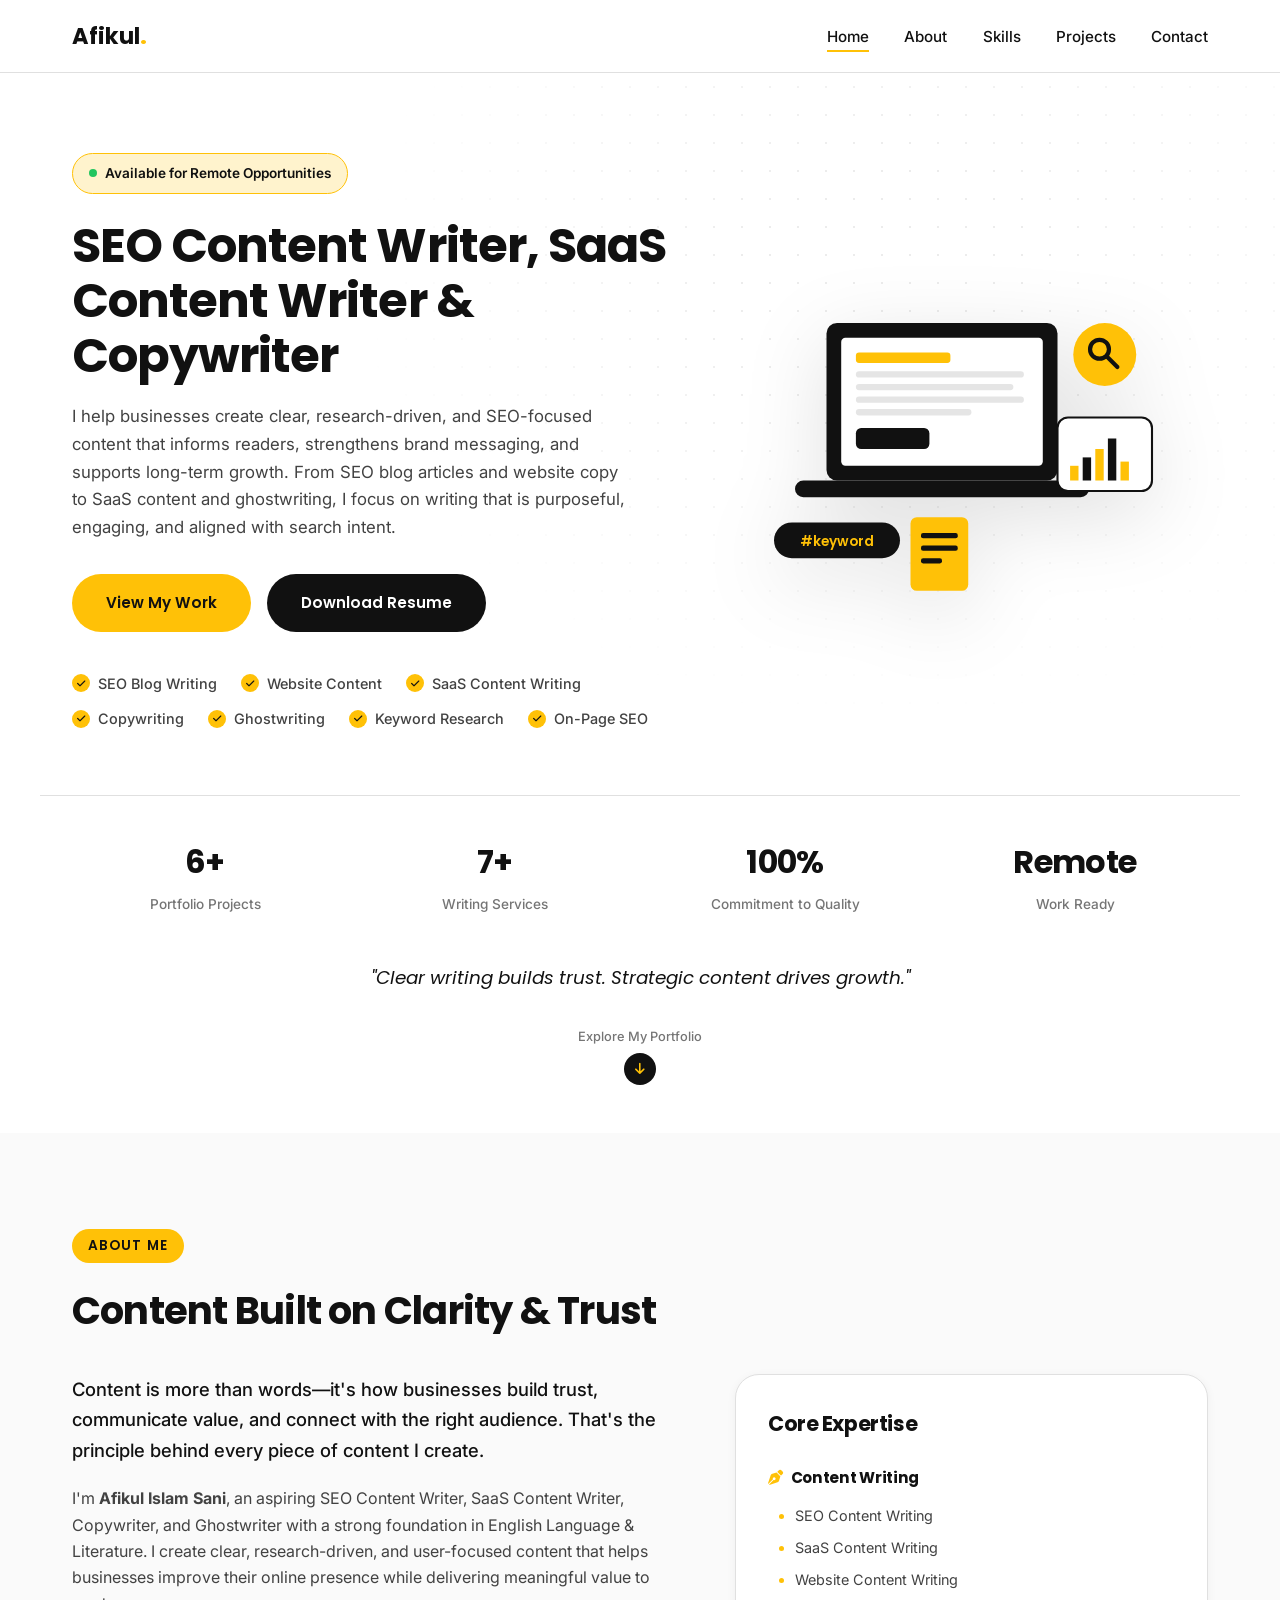
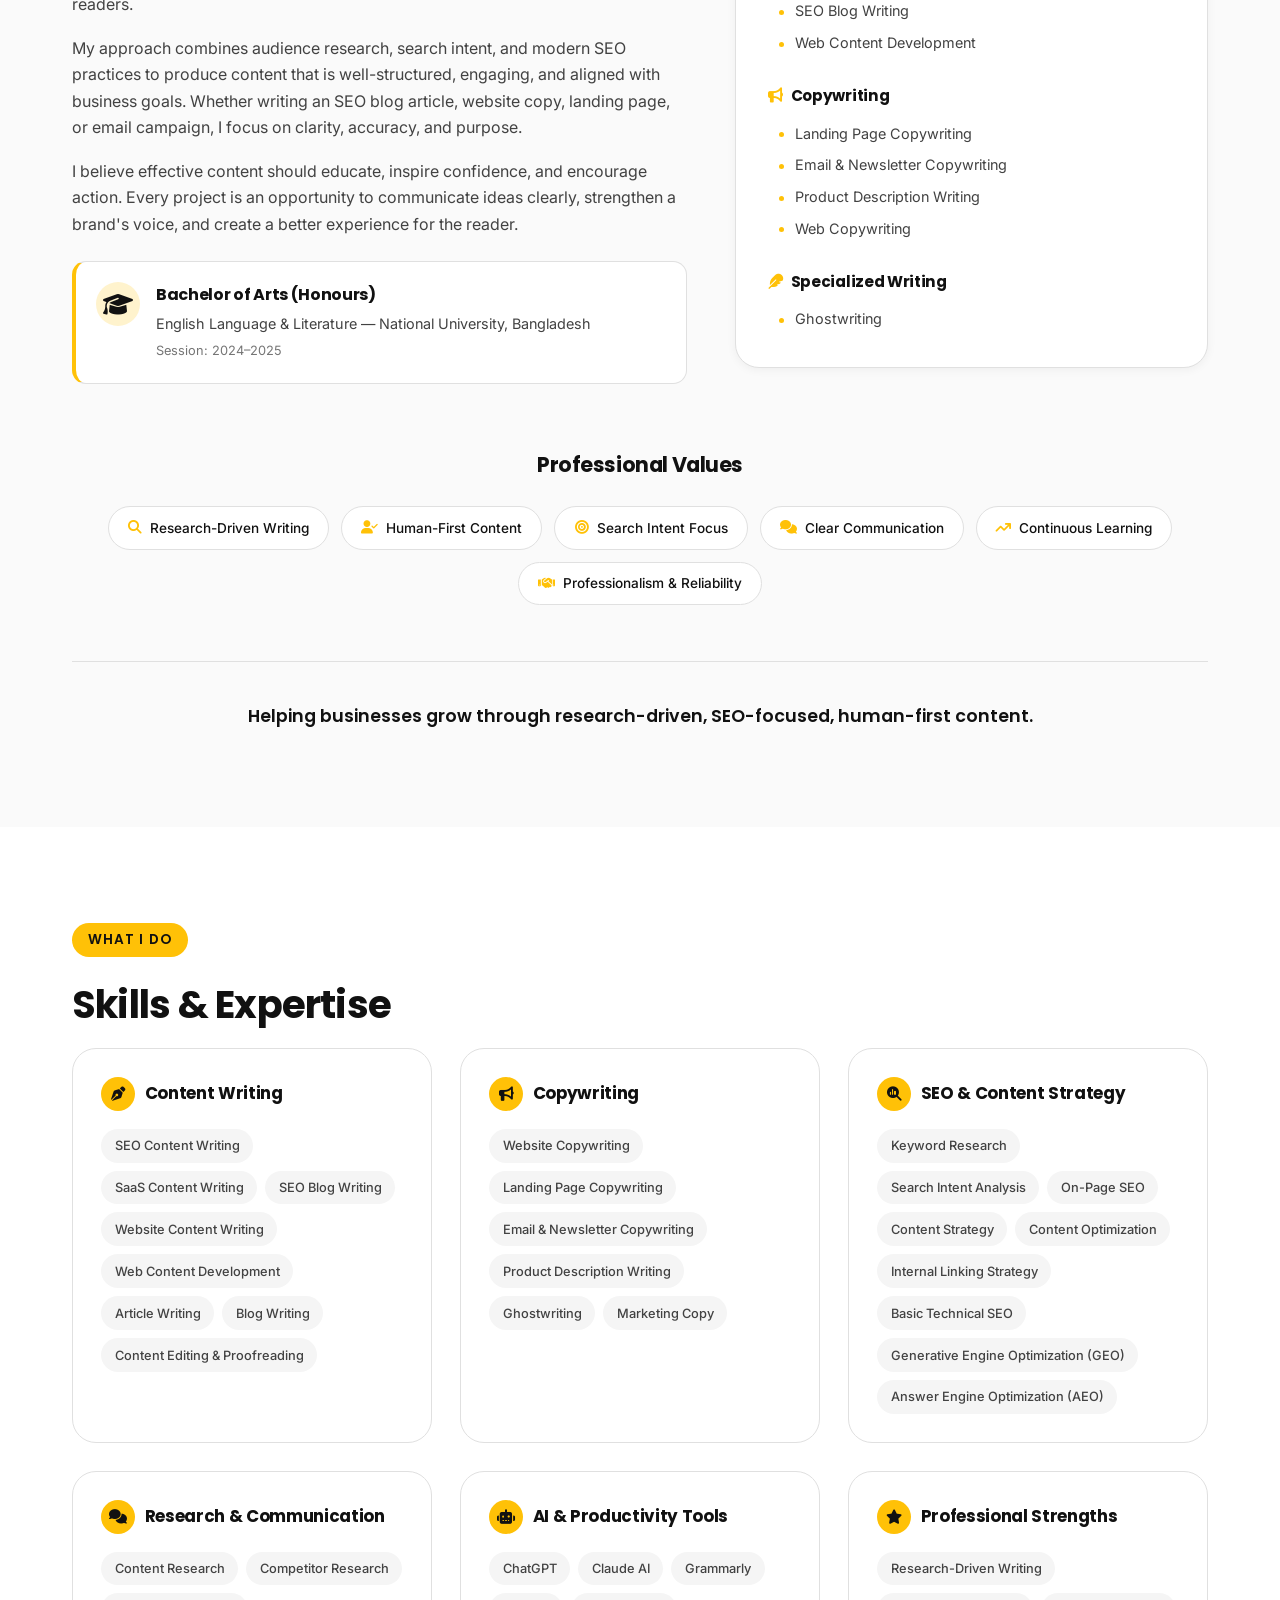
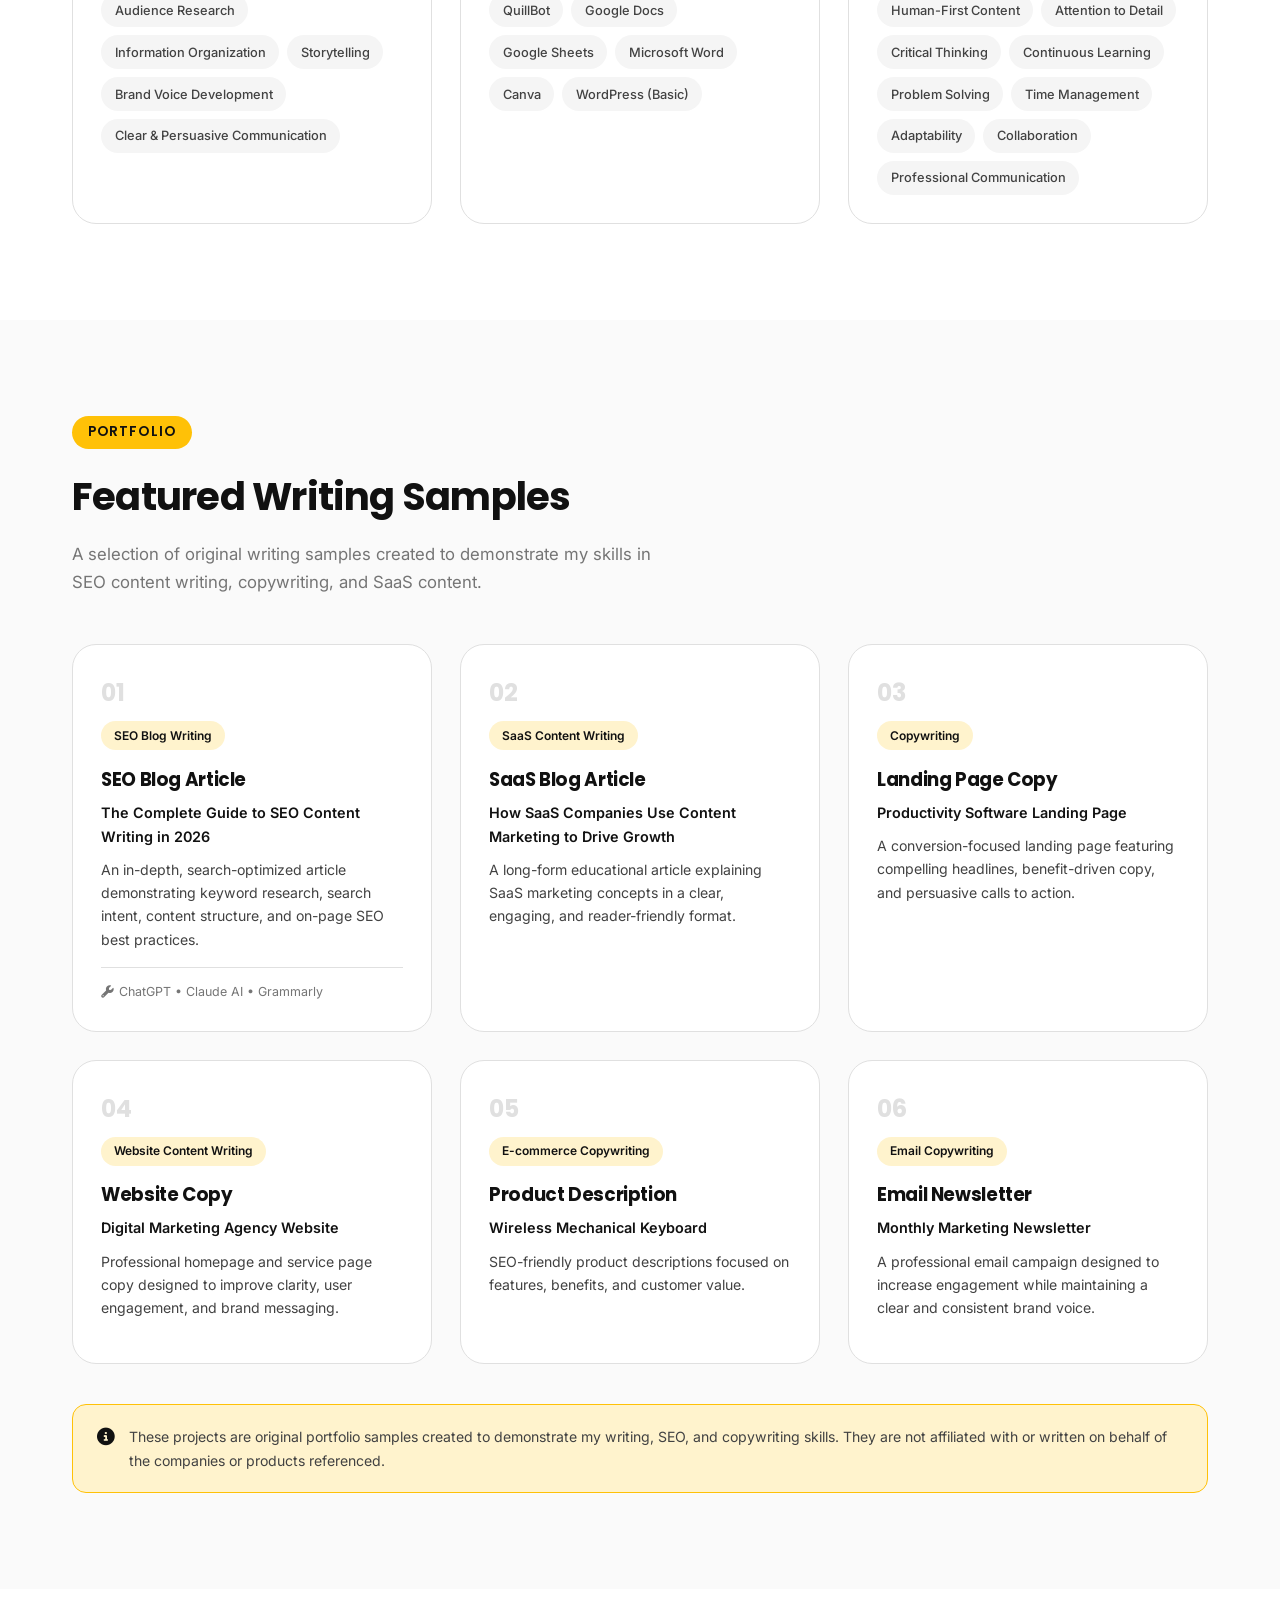
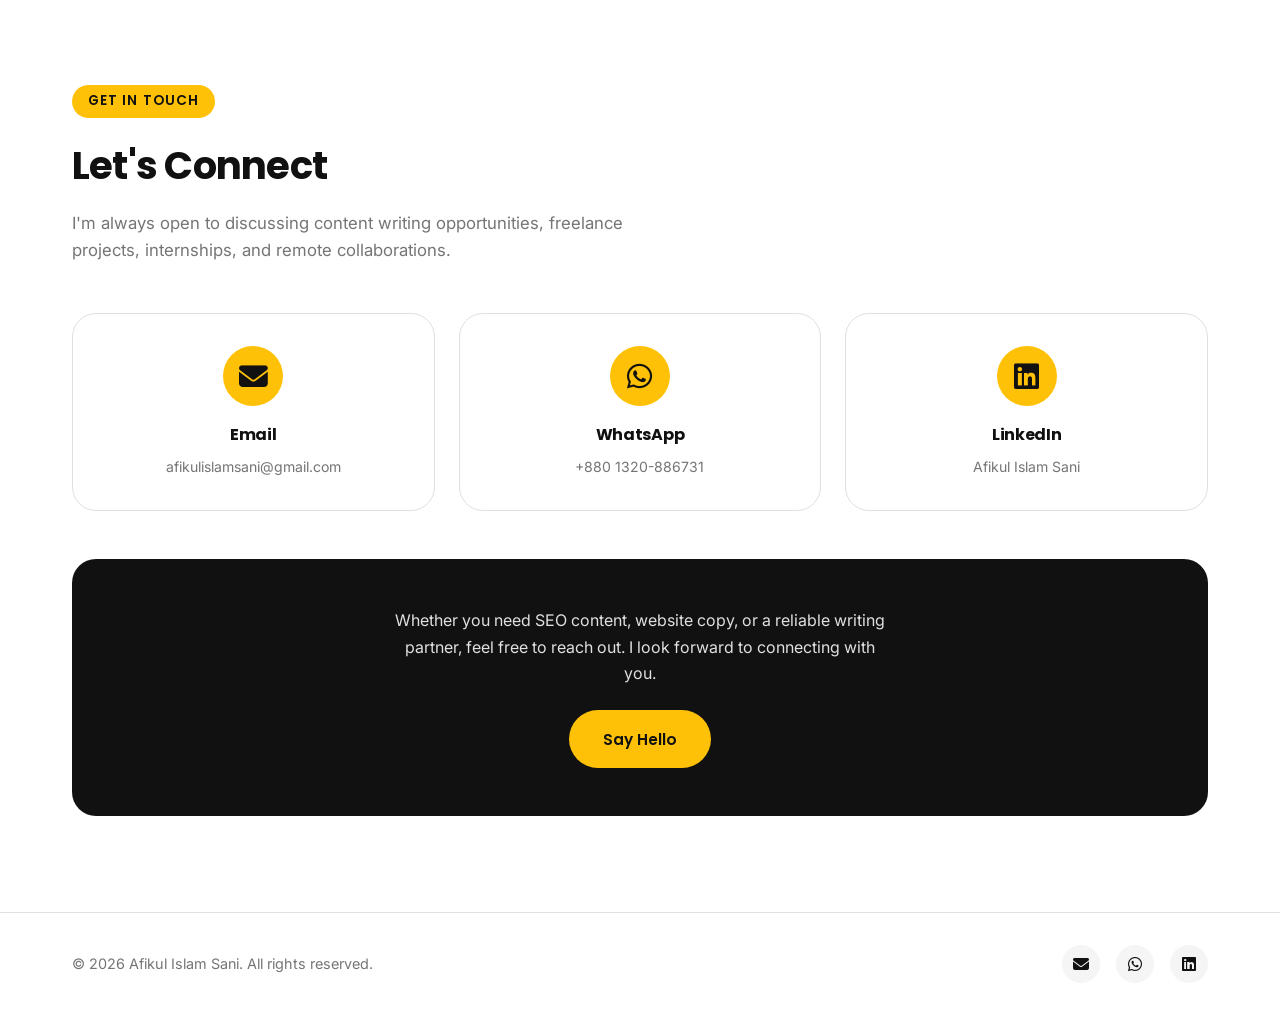
<file: .github/index.html>
<!DOCTYPE html>
<html lang="en">
<head>
<meta charset="UTF-8">
<meta name="viewport" content="width=device-width, initial-scale=1.0">
<title>Afikul Islam Sani | SEO Content Writer, SaaS Content Writer & Copywriter</title>
<meta name="description" content="Afikul Islam Sani - SEO Content Writer, SaaS Content Writer, Copywriter & Ghostwriter. Research-driven, search-optimized content that builds trust and drives growth.">
<link rel="preconnect" href="https://fonts.googleapis.com">
<link href="https://fonts.googleapis.com/css2?family=Poppins:wght@500;600;700;800&family=Inter:wght@400;500;600&display=swap" rel="stylesheet">
<link rel="stylesheet" href="https://cdnjs.cloudflare.com/ajax/libs/font-awesome/6.4.0/css/all.min.css">
<link rel="stylesheet" href="styles.css">
</head>
<body>

<!-- NAVBAR -->
<nav class="navbar">
  <div class="container nav-wrapper">
    <a href="#home" class="logo">Afikul<span>.</span></a>
    <button class="menu-toggle" id="menuToggle" aria-label="Toggle menu">
      <span></span><span></span><span></span>
    </button>
    <ul class="nav-menu" id="navMenu">
      <li><a href="#home" class="nav-link">Home</a></li>
      <li><a href="#about" class="nav-link">About</a></li>
      <li><a href="#skills" class="nav-link">Skills</a></li>
      <li><a href="#projects" class="nav-link">Projects</a></li>
      <li><a href="#contact" class="nav-link">Contact</a></li>
    </ul>
  </div>
</nav>

<!-- ============ HOME / HERO ============ -->
<section id="home" class="hero">
  <div class="bg-dots"></div>
  <div class="container hero-wrapper">
    <div class="hero-content">
      <span class="badge"><span class="dot-live"></span> Available for Remote Opportunities</span>
      <h1 class="hero-title">SEO Content Writer, SaaS Content Writer &amp; Copywriter</h1>
      <p class="hero-desc">I help businesses create clear, research-driven, and SEO-focused content that informs readers, strengthens brand messaging, and supports long-term growth. From SEO blog articles and website copy to SaaS content and ghostwriting, I focus on writing that is purposeful, engaging, and aligned with search intent.</p>

      <div class="hero-cta">
        <a href="#projects" class="btn btn-primary">View My Work</a>
        <a href="#" class="btn btn-dark">Download Resume</a>
      </div>

      <ul class="highlight-list">
        <li><i class="fa-solid fa-check"></i> SEO Blog Writing</li>
        <li><i class="fa-solid fa-check"></i> Website Content</li>
        <li><i class="fa-solid fa-check"></i> SaaS Content Writing</li>
        <li><i class="fa-solid fa-check"></i> Copywriting</li>
        <li><i class="fa-solid fa-check"></i> Ghostwriting</li>
        <li><i class="fa-solid fa-check"></i> Keyword Research</li>
        <li><i class="fa-solid fa-check"></i> On-Page SEO</li>
      </ul>
    </div>

    <div class="hero-visual">
      <div class="hero-graphic">
        <svg viewBox="0 0 400 340" xmlns="http://www.w3.org/2000/svg">
          <rect x="70" y="60" width="220" height="150" rx="10" fill="#111111"/>
          <rect x="84" y="74" width="192" height="122" rx="4" fill="#ffffff"/>
          <rect x="40" y="210" width="280" height="16" rx="8" fill="#111111"/>
          <rect x="98" y="88" width="90" height="10" rx="3" fill="#FFC107"/>
          <rect x="98" y="106" width="160" height="6" rx="3" fill="#e5e5e5"/>
          <rect x="98" y="118" width="150" height="6" rx="3" fill="#e5e5e5"/>
          <rect x="98" y="130" width="160" height="6" rx="3" fill="#e5e5e5"/>
          <rect x="98" y="142" width="110" height="6" rx="3" fill="#e5e5e5"/>
          <rect x="98" y="160" width="70" height="20" rx="5" fill="#111111"/>
          <circle cx="335" cy="90" r="30" fill="#FFC107"/>
          <circle cx="330" cy="85" r="9" fill="none" stroke="#111111" stroke-width="4"/>
          <line x1="337" y1="92" x2="347" y2="102" stroke="#111111" stroke-width="4" stroke-linecap="round"/>
          <rect x="290" y="150" width="90" height="70" rx="10" fill="#ffffff" stroke="#111111" stroke-width="2"/>
          <rect x="302" y="196" width="8" height="14" fill="#FFC107"/>
          <rect x="314" y="188" width="8" height="22" fill="#111111"/>
          <rect x="326" y="180" width="8" height="30" fill="#FFC107"/>
          <rect x="338" y="170" width="8" height="40" fill="#111111"/>
          <rect x="350" y="192" width="8" height="18" fill="#FFC107"/>
          <rect x="20" y="250" width="120" height="34" rx="17" fill="#111111"/>
          <text x="80" y="272" text-anchor="middle" fill="#FFC107" font-family="Poppins, sans-serif" font-size="13" font-weight="600">#keyword</text>
          <rect x="150" y="245" width="55" height="70" rx="6" fill="#FFC107"/>
          <rect x="160" y="260" width="35" height="5" rx="2" fill="#111111"/>
          <rect x="160" y="272" width="35" height="5" rx="2" fill="#111111"/>
          <rect x="160" y="284" width="20" height="5" rx="2" fill="#111111"/>
        </svg>
      </div>
    </div>
  </div>

  <div class="stats-bar container">
    <div class="stat-item"><h3>6+</h3><p>Portfolio Projects</p></div>
    <div class="stat-item"><h3>7+</h3><p>Writing Services</p></div>
    <div class="stat-item"><h3>100%</h3><p>Commitment to Quality</p></div>
    <div class="stat-item"><h3>Remote</h3><p>Work Ready</p></div>
  </div>

  <p class="hero-quote">"Clear writing builds trust. Strategic content drives growth."</p>

  <a href="#about" class="scroll-indicator">
    <span>Explore My Portfolio</span>
    <i class="fa-solid fa-arrow-down"></i>
  </a>
</section>

<!-- ============ ABOUT ============ -->
<section id="about" class="about">
  <div class="container">
    <span class="eyebrow">About Me</span>
    <h2 class="section-title">Content Built on Clarity &amp; Trust</h2>

    <div class="about-grid">
      <div class="about-text">
        <p class="lead">Content is more than words—it's how businesses build trust, communicate value, and connect with the right audience. That's the principle behind every piece of content I create.</p>
        <p>I'm <strong>Afikul Islam Sani</strong>, an aspiring SEO Content Writer, SaaS Content Writer, Copywriter, and Ghostwriter with a strong foundation in English Language &amp; Literature. I create clear, research-driven, and user-focused content that helps businesses improve their online presence while delivering meaningful value to readers.</p>
        <p>My approach combines audience research, search intent, and modern SEO practices to produce content that is well-structured, engaging, and aligned with business goals. Whether writing an SEO blog article, website copy, landing page, or email campaign, I focus on clarity, accuracy, and purpose.</p>
        <p>I believe effective content should educate, inspire confidence, and encourage action. Every project is an opportunity to communicate ideas clearly, strengthen a brand's voice, and create a better experience for the reader.</p>

        <div class="education-card">
          <i class="fa-solid fa-graduation-cap"></i>
          <div>
            <h4>Bachelor of Arts (Honours)</h4>
            <p>English Language &amp; Literature — National University, Bangladesh</p>
            <span>Session: 2024–2025</span>
          </div>
        </div>
      </div>

      <div class="about-side">
        <div class="expertise-card">
          <h3>Core Expertise</h3>

          <div class="expertise-block">
            <h4><i class="fa-solid fa-pen-nib"></i> Content Writing</h4>
            <ul>
              <li>SEO Content Writing</li>
              <li>SaaS Content Writing</li>
              <li>Website Content Writing</li>
              <li>SEO Blog Writing</li>
              <li>Web Content Development</li>
            </ul>
          </div>

          <div class="expertise-block">
            <h4><i class="fa-solid fa-bullhorn"></i> Copywriting</h4>
            <ul>
              <li>Landing Page Copywriting</li>
              <li>Email &amp; Newsletter Copywriting</li>
              <li>Product Description Writing</li>
              <li>Web Copywriting</li>
            </ul>
          </div>

          <div class="expertise-block">
            <h4><i class="fa-solid fa-feather"></i> Specialized Writing</h4>
            <ul>
              <li>Ghostwriting</li>
            </ul>
          </div>
        </div>
      </div>
    </div>

    <div class="values-section">
      <h3>Professional Values</h3>
      <div class="values-grid">
        <span class="value-pill"><i class="fa-solid fa-magnifying-glass"></i> Research-Driven Writing</span>
        <span class="value-pill"><i class="fa-solid fa-user-check"></i> Human-First Content</span>
        <span class="value-pill"><i class="fa-solid fa-bullseye"></i> Search Intent Focus</span>
        <span class="value-pill"><i class="fa-solid fa-comments"></i> Clear Communication</span>
        <span class="value-pill"><i class="fa-solid fa-arrow-trend-up"></i> Continuous Learning</span>
        <span class="value-pill"><i class="fa-solid fa-handshake"></i> Professionalism &amp; Reliability</span>
      </div>
    </div>

    <p class="about-tagline">Helping businesses grow through research-driven, SEO-focused, human-first content.</p>
  </div>
</section>

<!-- ============ SKILLS ============ -->
<section id="skills" class="skills">
  <div class="container">
    <span class="eyebrow">What I Do</span>
    <h2 class="section-title">Skills &amp; Expertise</h2>

    <div class="skills-grid">
      <div class="skill-category">
        <h3><i class="fa-solid fa-pen-nib"></i> Content Writing</h3>
        <div class="tag-list">
          <span>SEO Content Writing</span>
          <span>SaaS Content Writing</span>
          <span>SEO Blog Writing</span>
          <span>Website Content Writing</span>
          <span>Web Content Development</span>
          <span>Article Writing</span>
          <span>Blog Writing</span>
          <span>Content Editing &amp; Proofreading</span>
        </div>
      </div>

      <div class="skill-category">
        <h3><i class="fa-solid fa-bullhorn"></i> Copywriting</h3>
        <div class="tag-list">
          <span>Website Copywriting</span>
          <span>Landing Page Copywriting</span>
          <span>Email &amp; Newsletter Copywriting</span>
          <span>Product Description Writing</span>
          <span>Ghostwriting</span>
          <span>Marketing Copy</span>
        </div>
      </div>

      <div class="skill-category">
        <h3><i class="fa-solid fa-magnifying-glass-chart"></i> SEO &amp; Content Strategy</h3>
        <div class="tag-list">
          <span>Keyword Research</span>
          <span>Search Intent Analysis</span>
          <span>On-Page SEO</span>
          <span>Content Strategy</span>
          <span>Content Optimization</span>
          <span>Internal Linking Strategy</span>
          <span>Basic Technical SEO</span>
          <span>Generative Engine Optimization (GEO)</span>
          <span>Answer Engine Optimization (AEO)</span>
        </div>
      </div>

      <div class="skill-category">
        <h3><i class="fa-solid fa-comments"></i> Research &amp; Communication</h3>
        <div class="tag-list">
          <span>Content Research</span>
          <span>Competitor Research</span>
          <span>Audience Research</span>
          <span>Information Organization</span>
          <span>Storytelling</span>
          <span>Brand Voice Development</span>
          <span>Clear &amp; Persuasive Communication</span>
        </div>
      </div>

      <div class="skill-category">
        <h3><i class="fa-solid fa-robot"></i> AI &amp; Productivity Tools</h3>
        <div class="tag-list">
          <span>ChatGPT</span>
          <span>Claude AI</span>
          <span>Grammarly</span>
          <span>QuillBot</span>
          <span>Google Docs</span>
          <span>Google Sheets</span>
          <span>Microsoft Word</span>
          <span>Canva</span>
          <span>WordPress (Basic)</span>
        </div>
      </div>

      <div class="skill-category">
        <h3><i class="fa-solid fa-star"></i> Professional Strengths</h3>
        <div class="tag-list">
          <span>Research-Driven Writing</span>
          <span>Human-First Content</span>
          <span>Attention to Detail</span>
          <span>Critical Thinking</span>
          <span>Continuous Learning</span>
          <span>Problem Solving</span>
          <span>Time Management</span>
          <span>Adaptability</span>
          <span>Collaboration</span>
          <span>Professional Communication</span>
        </div>
      </div>
    </div>
  </div>
</section>

<!-- ============ PROJECTS ============ -->
<section id="projects" class="projects">
  <div class="container">
    <span class="eyebrow">Portfolio</span>
    <h2 class="section-title">Featured Writing Samples</h2>
    <p class="section-subtitle">A selection of original writing samples created to demonstrate my skills in SEO content writing, copywriting, and SaaS content.</p>

    <div class="projects-grid">
      <div class="project-card">
        <span class="project-num">01</span>
        <span class="project-cat">SEO Blog Writing</span>
        <h3>SEO Blog Article</h3>
        <p class="project-topic">The Complete Guide to SEO Content Writing in 2026</p>
        <p class="project-desc">An in-depth, search-optimized article demonstrating keyword research, search intent, content structure, and on-page SEO best practices.</p>
        <div class="project-tools"><i class="fa-solid fa-wrench"></i> ChatGPT • Claude AI • Grammarly</div>
      </div>

      <div class="project-card">
        <span class="project-num">02</span>
        <span class="project-cat">SaaS Content Writing</span>
        <h3>SaaS Blog Article</h3>
        <p class="project-topic">How SaaS Companies Use Content Marketing to Drive Growth</p>
        <p class="project-desc">A long-form educational article explaining SaaS marketing concepts in a clear, engaging, and reader-friendly format.</p>
      </div>

      <div class="project-card">
        <span class="project-num">03</span>
        <span class="project-cat">Copywriting</span>
        <h3>Landing Page Copy</h3>
        <p class="project-topic">Productivity Software Landing Page</p>
        <p class="project-desc">A conversion-focused landing page featuring compelling headlines, benefit-driven copy, and persuasive calls to action.</p>
      </div>

      <div class="project-card">
        <span class="project-num">04</span>
        <span class="project-cat">Website Content Writing</span>
        <h3>Website Copy</h3>
        <p class="project-topic">Digital Marketing Agency Website</p>
        <p class="project-desc">Professional homepage and service page copy designed to improve clarity, user engagement, and brand messaging.</p>
      </div>

      <div class="project-card">
        <span class="project-num">05</span>
        <span class="project-cat">E-commerce Copywriting</span>
        <h3>Product Description</h3>
        <p class="project-topic">Wireless Mechanical Keyboard</p>
        <p class="project-desc">SEO-friendly product descriptions focused on features, benefits, and customer value.</p>
      </div>

      <div class="project-card">
        <span class="project-num">06</span>
        <span class="project-cat">Email Copywriting</span>
        <h3>Email Newsletter</h3>
        <p class="project-topic">Monthly Marketing Newsletter</p>
        <p class="project-desc">A professional email campaign designed to increase engagement while maintaining a clear and consistent brand voice.</p>
      </div>
    </div>

    <div class="portfolio-note">
      <i class="fa-solid fa-circle-info"></i>
      <p>These projects are original portfolio samples created to demonstrate my writing, SEO, and copywriting skills. They are not affiliated with or written on behalf of the companies or products referenced.</p>
    </div>
  </div>
</section>

<!-- ============ CONTACT ============ -->
<section id="contact" class="contact">
  <div class="container">
    <span class="eyebrow">Get In Touch</span>
    <h2 class="section-title">Let's Connect</h2>
    <p class="section-subtitle">I'm always open to discussing content writing opportunities, freelance projects, internships, and remote collaborations.</p>

    <div class="contact-grid">
      <a href="mailto:afikulislamsani@gmail.com" class="contact-card">
        <i class="fa-solid fa-envelope"></i>
        <h4>Email</h4>
        <p>afikulislamsani@gmail.com</p>
      </a>
      <a href="https://wa.me/8801320886731" target="_blank" class="contact-card">
        <i class="fa-brands fa-whatsapp"></i>
        <h4>WhatsApp</h4>
        <p>+880 1320-886731</p>
      </a>
      <a href="https://www.linkedin.com/in/afikul-islam-sani-74b44b41a" target="_blank" class="contact-card">
        <i class="fa-brands fa-linkedin"></i>
        <h4>LinkedIn</h4>
        <p>Afikul Islam Sani</p>
      </a>
    </div>

    <div class="contact-cta">
      <p>Whether you need SEO content, website copy, or a reliable writing partner, feel free to reach out. I look forward to connecting with you.</p>
      <a href="mailto:afikulislamsani@gmail.com" class="btn btn-primary">Say Hello</a>
    </div>
  </div>
</section>

<!-- FOOTER -->
<footer class="footer">
  <div class="container footer-wrapper">
    <p>&copy; 2026 Afikul Islam Sani. All rights reserved.</p>
    <div class="footer-socials">
      <a href="mailto:afikulislamsani@gmail.com"><i class="fa-solid fa-envelope"></i></a>
      <a href="https://wa.me/8801320886731" target="_blank"><i class="fa-brands fa-whatsapp"></i></a>
      <a href="https://www.linkedin.com/in/afikul-islam-sani-74b44b41a" target="_blank"><i class="fa-brands fa-linkedin"></i></a>
    </div>
  </div>
</footer>

<script src="script.js"></script>
</body>
</html>
</file>
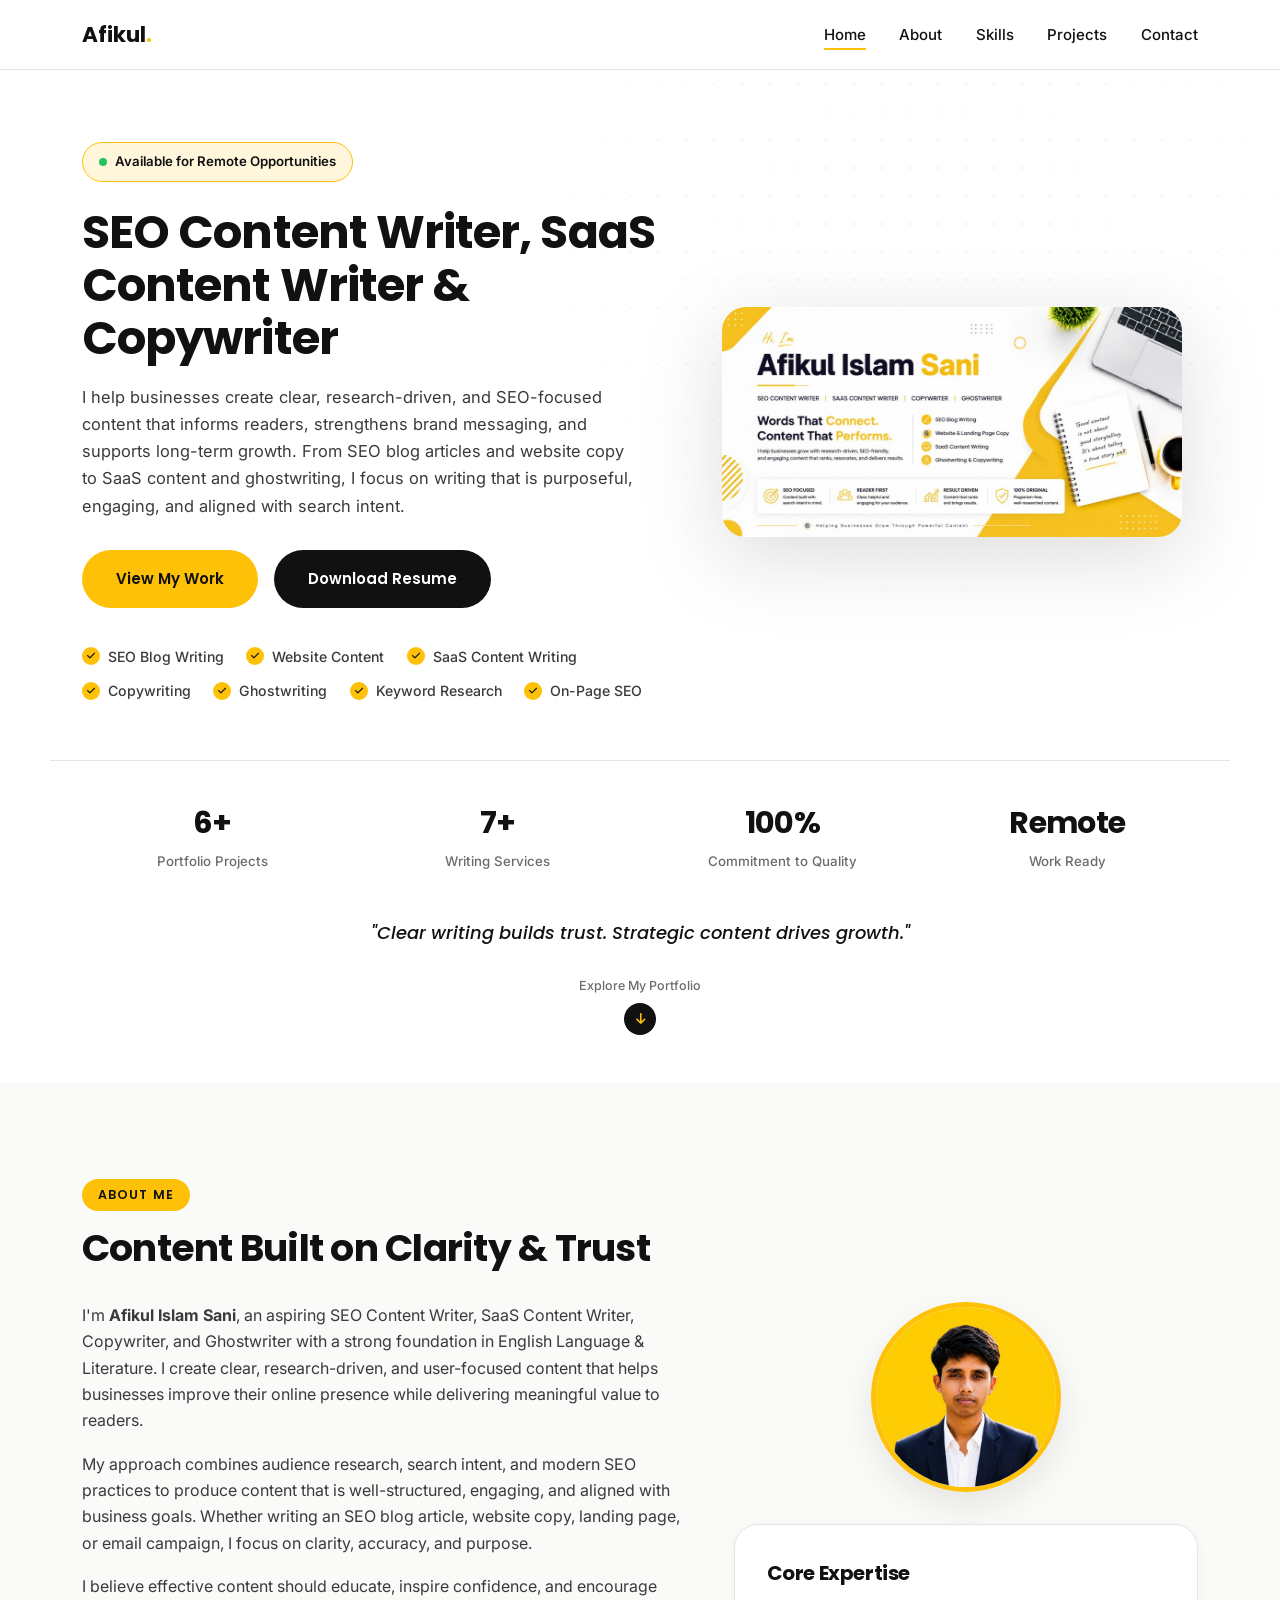
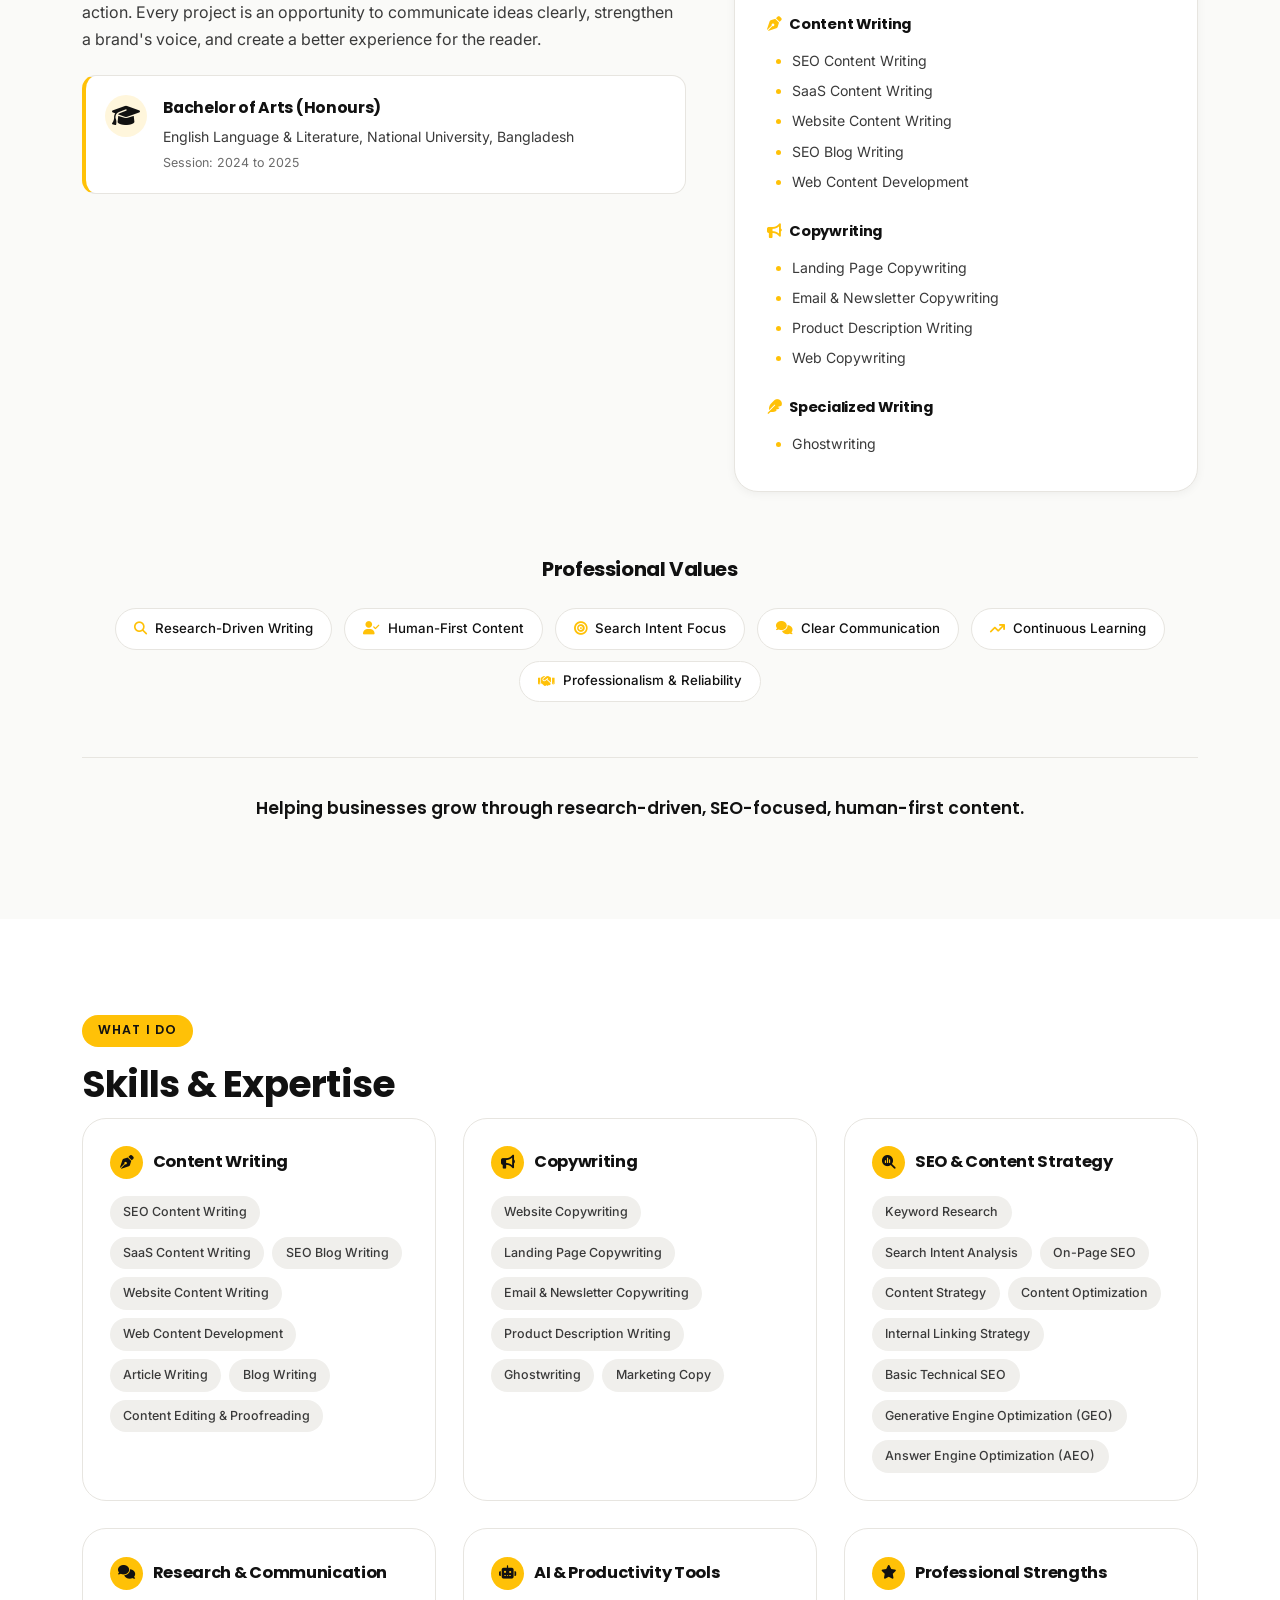
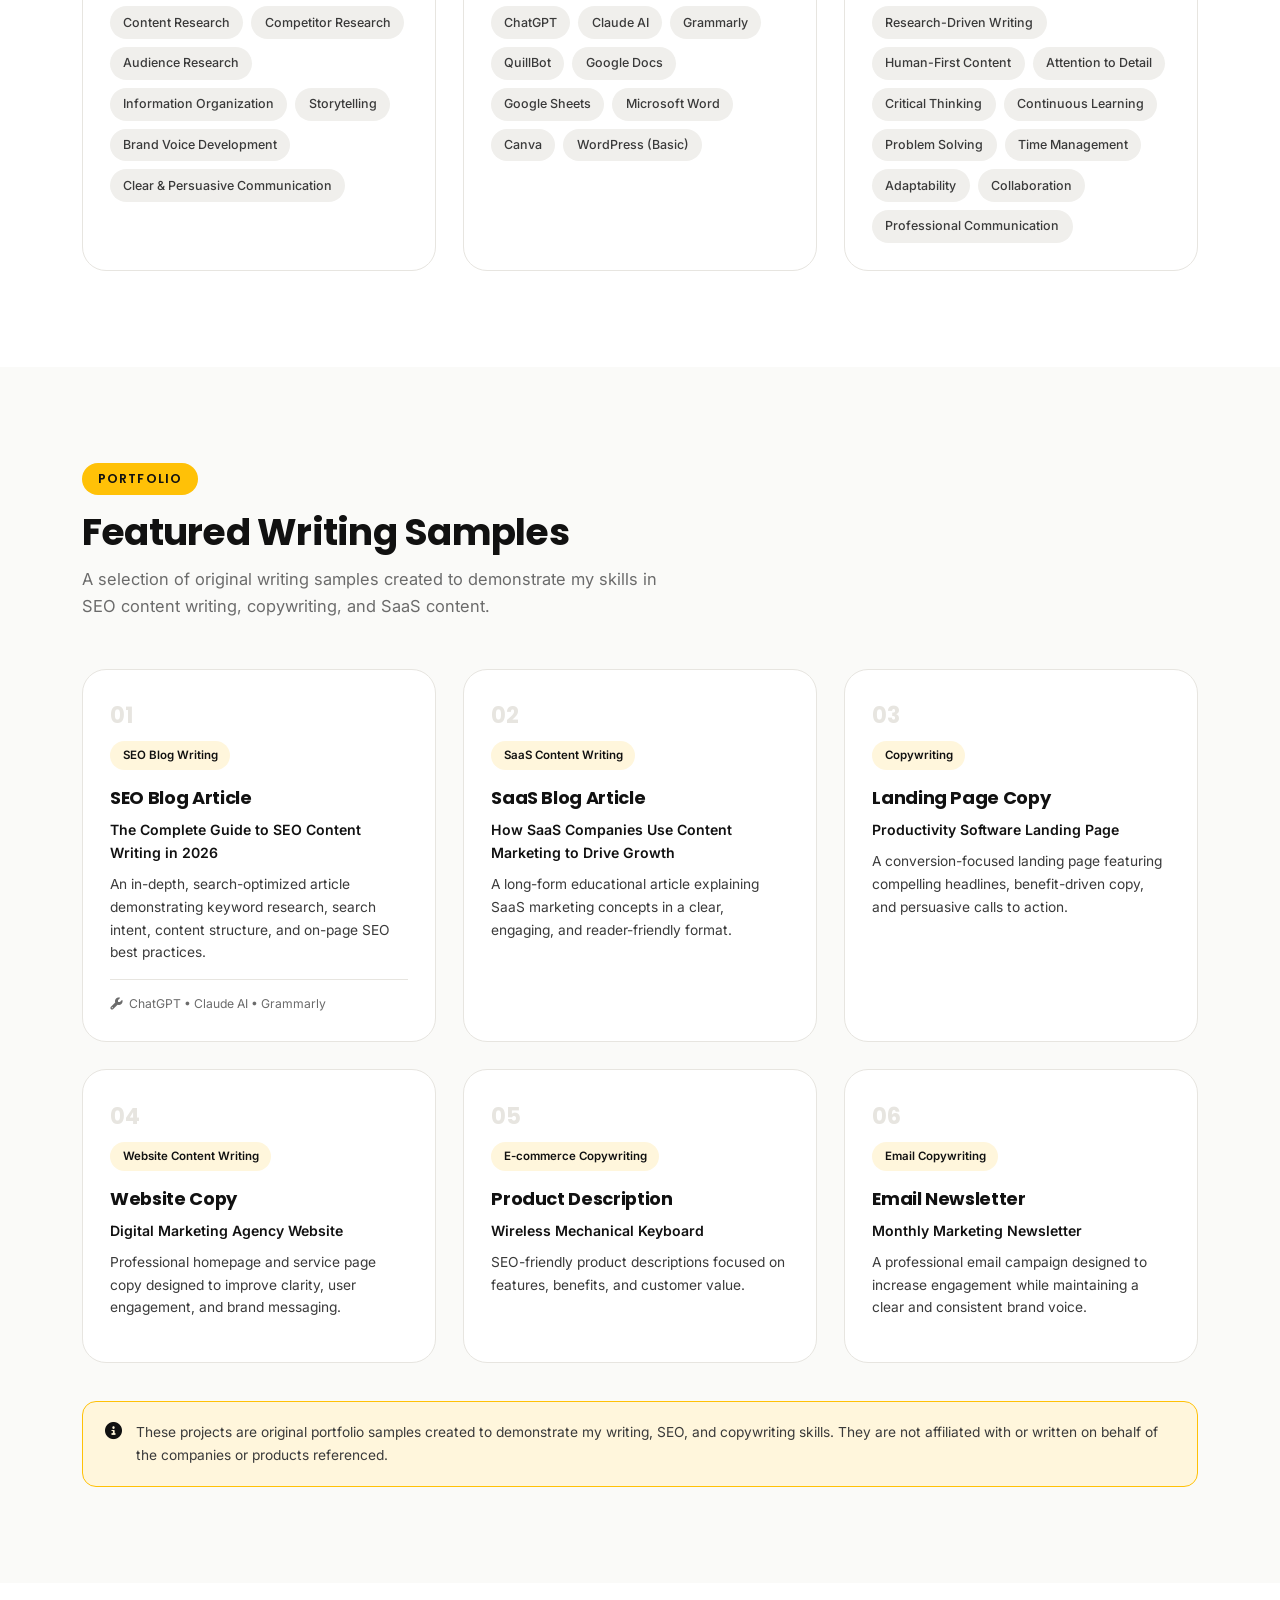
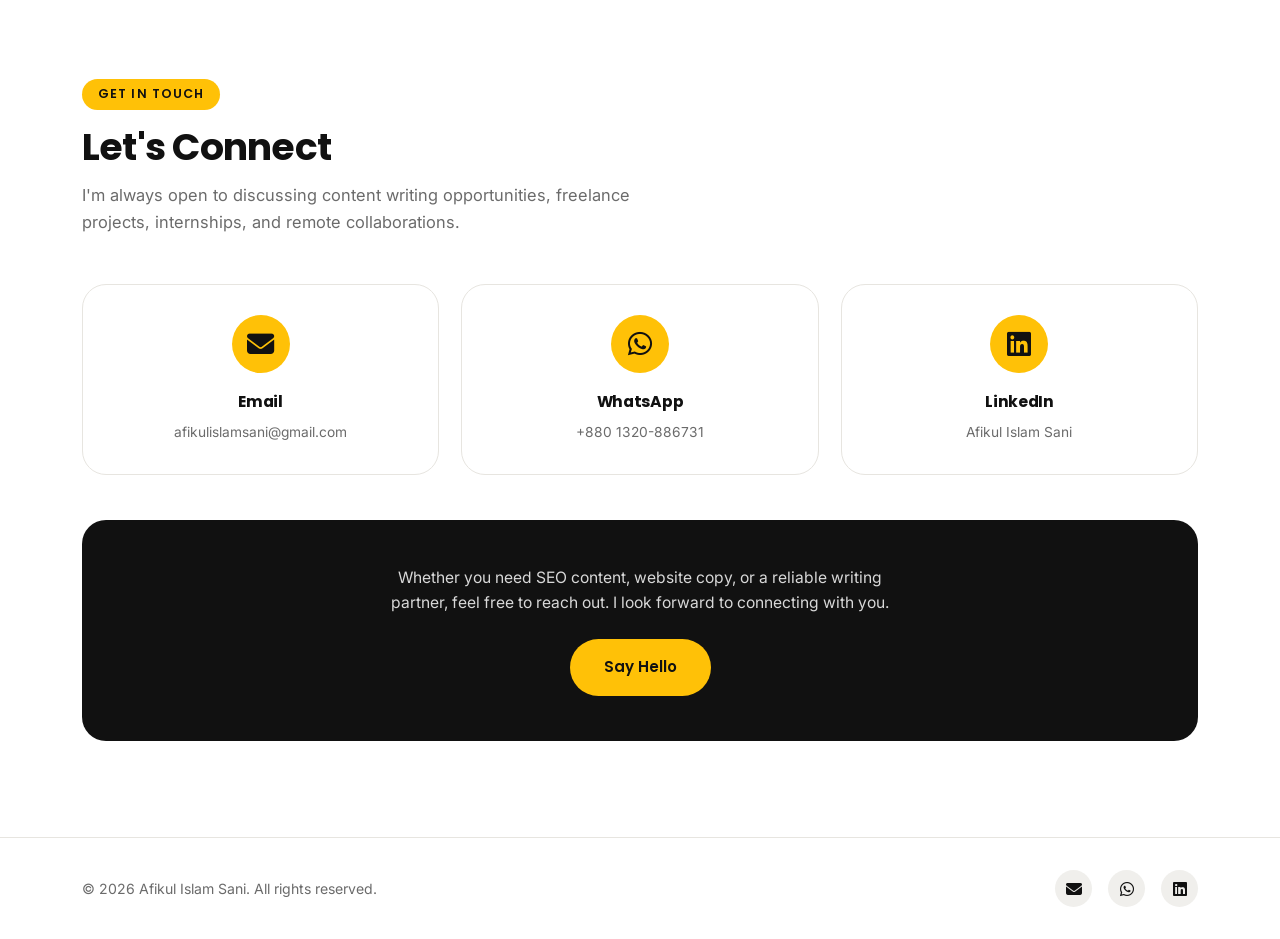
<file: index (3).html>
<!DOCTYPE html>
<html lang="en">
<head>
<meta charset="UTF-8">
<meta name="viewport" content="width=device-width, initial-scale=1.0">
<title>Afikul Islam Sani | SEO Content Writer, SaaS Content Writer & Copywriter</title>
<meta name="description" content="Afikul Islam Sani, SEO Content Writer, SaaS Content Writer, Copywriter and Ghostwriter. Research driven, search optimized content that builds trust and drives growth.">
<link rel="preconnect" href="https://fonts.googleapis.com">
<link rel="preconnect" href="https://fonts.gstatic.com" crossorigin>
<link href="https://fonts.googleapis.com/css2?family=Poppins:wght@500;600;700;800&family=Inter:wght@400;500;600&display=swap" rel="stylesheet">
<link rel="stylesheet" href="https://cdnjs.cloudflare.com/ajax/libs/font-awesome/6.4.0/css/all.min.css">

<style>
/* ============================================
   DESIGN TOKENS
   ============================================ */
:root{
  --ink:#111111;
  --paper:#FFFFFF;
  --yellow:#FFC107;
  --yellow-soft:#FFF6DC;
  --line:#E7E5E0;
  --surface:#FAFAF8;
  --muted:#6B6B6B;
  --muted-2:#8A8A8A;

  --font-display:'Poppins',sans-serif;
  --font-body:'Inter',sans-serif;

  --r-sm:8px; --r-md:14px; --r-lg:24px; --r-full:999px;
  --ease:cubic-bezier(.25,.46,.45,.94);
  --shadow-sm:0 2px 10px rgba(17,17,17,.05);
  --shadow-md:0 14px 34px rgba(17,17,17,.09);
  --shadow-yellow:0 14px 34px rgba(255,193,7,.38);
}

*{margin:0;padding:0;box-sizing:border-box;}
html{scroll-behavior:smooth;}
body{
  font-family:var(--font-body);
  background:var(--paper);
  color:var(--ink);
  line-height:1.65;
  overflow-x:hidden;
  -webkit-font-smoothing:antialiased;
}
h1,h2,h3,h4{font-family:var(--font-display);font-weight:700;letter-spacing:-.02em;}
a{color:inherit;}
img,svg{display:block;max-width:100%;}
.container{max-width:1180px;margin:0 auto;padding:0 2rem;}

:focus-visible{outline:3px solid var(--ink);outline-offset:3px;}

@media (prefers-reduced-motion:reduce){
  *{animation-duration:.01ms !important;animation-iteration-count:1 !important;transition-duration:.01ms !important;scroll-behavior:auto !important;}
}

/* ============================================
   SHARED
   ============================================ */
.eyebrow{
  display:inline-block;font-family:var(--font-display);font-weight:600;
  font-size:.78rem;letter-spacing:.09em;text-transform:uppercase;
  color:var(--ink);background:var(--yellow);padding:.35rem 1rem;
  border-radius:var(--r-full);margin-bottom:1rem;
}
.section-title{font-size:2.35rem;margin-bottom:.75rem;line-height:1.15;}
.section-subtitle{color:var(--muted);font-size:1.03rem;max-width:600px;margin-bottom:3rem;}

.btn{
  display:inline-block;padding:.9rem 2rem;border-radius:var(--r-full);
  text-decoration:none;font-family:var(--font-display);font-weight:600;
  font-size:.94rem;transition:transform .25s var(--ease),box-shadow .25s var(--ease);
  border:2px solid transparent;cursor:pointer;
}
.btn-primary{background:var(--yellow);color:var(--ink);}
.btn-primary:hover{transform:translateY(-3px);box-shadow:var(--shadow-yellow);}
.btn-dark{background:var(--ink);color:var(--paper);}
.btn-dark:hover{transform:translateY(-3px);box-shadow:0 14px 34px rgba(17,17,17,.28);}

/* ============================================
   NAVBAR
   ============================================ */
.navbar{
  position:sticky;top:0;z-index:1000;
  background:rgba(255,255,255,.86);backdrop-filter:blur(10px);
  border-bottom:1px solid var(--line);padding:1.05rem 0;
  transition:box-shadow .3s ease;
}
.nav-wrapper{display:flex;justify-content:space-between;align-items:center;}
.logo{font-family:var(--font-display);font-size:1.35rem;font-weight:700;text-decoration:none;color:var(--ink);}
.logo span{color:var(--yellow);}
.nav-menu{display:flex;list-style:none;gap:2.1rem;}
.nav-link{text-decoration:none;color:var(--ink);font-weight:500;font-size:.94rem;position:relative;}
.nav-link::after{content:'';position:absolute;bottom:-6px;left:0;width:0;height:2px;background:var(--yellow);transition:width .3s ease;}
.nav-link:hover::after,.nav-link.active::after{width:100%;}
.menu-toggle{display:none;flex-direction:column;background:none;border:none;cursor:pointer;gap:5px;padding:.4rem;}
.menu-toggle span{width:23px;height:2.5px;background:var(--ink);border-radius:2px;}

/* ============================================
   HERO
   ============================================ */
.hero{position:relative;padding:4.5rem 0 3rem;overflow:hidden;}
.bg-dots{
  position:absolute;inset:0;
  background-image:radial-gradient(circle,var(--line) 1.5px,transparent 1.5px);
  background-size:28px 28px;
  -webkit-mask-image:radial-gradient(ellipse 60% 60% at 72% 18%,#000 20%,transparent 70%);
  mask-image:radial-gradient(ellipse 60% 60% at 72% 18%,#000 20%,transparent 70%);
  z-index:0;opacity:.6;
}
.hero-wrapper{display:grid;grid-template-columns:1.08fr .92fr;gap:3rem;align-items:center;position:relative;z-index:1;}
.badge{
  display:inline-flex;align-items:center;gap:.5rem;background:var(--yellow-soft);
  border:1px solid var(--yellow);color:var(--ink);font-size:.83rem;font-weight:600;
  padding:.5rem 1rem;border-radius:var(--r-full);margin-bottom:1.4rem;
}
.dot-live{width:8px;height:8px;background:#22c55e;border-radius:50%;display:inline-block;animation:pulse 1.7s infinite;}
@keyframes pulse{0%{box-shadow:0 0 0 0 rgba(34,197,94,.5);}70%{box-shadow:0 0 0 8px rgba(34,197,94,0);}100%{box-shadow:0 0 0 0 rgba(34,197,94,0);}}

.hero-title{font-size:2.9rem;line-height:1.15;margin-bottom:1.2rem;}
.hero-desc{color:#3a3a3a;font-size:1.03rem;max-width:560px;margin-bottom:1.9rem;}
.hero-cta{display:flex;gap:1rem;margin-bottom:2.3rem;flex-wrap:wrap;}
.highlight-list{list-style:none;display:flex;flex-wrap:wrap;gap:.7rem 1.4rem;}
.highlight-list li{display:flex;align-items:center;gap:.5rem;font-size:.88rem;font-weight:500;color:#3a3a3a;}
.highlight-list i{color:var(--ink);background:var(--yellow);width:18px;height:18px;border-radius:50%;display:flex;align-items:center;justify-content:center;font-size:.58rem;}

.hero-visual{display:flex;justify-content:center;}
.hero-graphic{width:100%;max-width:460px;filter:drop-shadow(0 20px 40px rgba(17,17,17,.14));}
.hero-graphic img{width:100%;height:auto;border-radius:var(--r-lg);display:block;}

.stats-bar{display:grid;grid-template-columns:repeat(4,1fr);gap:1.5rem;margin-top:3.6rem;padding-top:2.3rem;border-top:1px solid var(--line);position:relative;z-index:1;}
.stat-item{text-align:center;}
.stat-item h3{font-size:1.9rem;}
.stat-item p{color:var(--muted);font-size:.83rem;font-weight:500;margin-top:.2rem;}

.hero-quote{text-align:center;font-family:var(--font-display);font-style:italic;font-weight:500;font-size:1.12rem;margin:2.8rem auto 1.8rem;max-width:600px;position:relative;z-index:1;}

.scroll-indicator{display:flex;flex-direction:column;align-items:center;gap:.4rem;text-decoration:none;color:var(--muted);font-size:.78rem;font-weight:500;width:fit-content;margin:0 auto;position:relative;z-index:1;}
.scroll-indicator i{animation:bounce 1.8s infinite;color:var(--yellow);background:var(--ink);width:32px;height:32px;border-radius:50%;display:flex;align-items:center;justify-content:center;}
@keyframes bounce{0%,100%{transform:translateY(0);}50%{transform:translateY(6px);}}

/* ============================================
   ABOUT
   ============================================ */
.about{padding:6rem 0;background:var(--surface);}
.about-grid{display:grid;grid-template-columns:1.3fr 1fr;gap:3rem;margin-top:2rem;}
.about-text .lead{font-size:1.13rem;font-weight:500;margin-bottom:1.2rem;}
.about-text p{color:#3a3a3a;margin-bottom:1.05rem;}

.education-card{display:flex;gap:1rem;align-items:flex-start;background:var(--paper);border:1px solid var(--line);border-left:4px solid var(--yellow);border-radius:var(--r-md);padding:1.2rem;margin-top:1.4rem;}
.education-card i{font-size:1.4rem;color:var(--ink);background:var(--yellow-soft);width:42px;height:42px;min-width:42px;border-radius:50%;display:flex;align-items:center;justify-content:center;}
.education-card h4{font-size:.98rem;margin-bottom:.25rem;}
.education-card p{font-size:.88rem;color:#3a3a3a;margin:0;}
.education-card span{font-size:.78rem;color:var(--muted);}

.profile-photo{
  width:190px;height:190px;border-radius:50%;overflow:hidden;
  margin:0 auto 2rem;border:5px solid var(--yellow);box-shadow:var(--shadow-md);
}
.profile-photo img{width:100%;height:100%;object-fit:cover;}

.expertise-card{background:var(--paper);border:1px solid var(--line);border-radius:var(--r-lg);padding:2rem;box-shadow:var(--shadow-sm);}
.expertise-card>h3{font-size:1.25rem;margin-bottom:1.4rem;}
.expertise-block{margin-bottom:1.4rem;}
.expertise-block:last-child{margin-bottom:0;}
.expertise-block h4{font-size:.92rem;display:flex;align-items:center;gap:.5rem;margin-bottom:.55rem;}
.expertise-block h4 i{color:var(--yellow);}
.expertise-block ul{list-style:none;padding-left:1.6rem;}
.expertise-block li{font-size:.88rem;color:#3a3a3a;padding:.22rem 0;position:relative;}
.expertise-block li::before{content:'';position:absolute;left:-1rem;top:.85rem;width:5px;height:5px;border-radius:50%;background:var(--yellow);}

.values-section{margin-top:3.8rem;text-align:center;}
.values-section h3{font-size:1.25rem;margin-bottom:1.4rem;}
.values-grid{display:flex;flex-wrap:wrap;justify-content:center;gap:.7rem;}
.value-pill{display:inline-flex;align-items:center;gap:.5rem;background:var(--paper);border:1px solid var(--line);padding:.55rem 1.15rem;border-radius:var(--r-full);font-size:.83rem;font-weight:500;transition:border-color .25s ease,background .25s ease;}
.value-pill:hover{border-color:var(--yellow);background:var(--yellow-soft);}
.value-pill i{color:var(--yellow);}

.about-tagline{text-align:center;font-family:var(--font-display);font-weight:600;font-size:1.08rem;margin-top:3.4rem;padding-top:2.3rem;border-top:1px solid var(--line);}

/* ============================================
   SKILLS
   ============================================ */
.skills{padding:6rem 0;}
.skills-grid{display:grid;grid-template-columns:repeat(auto-fit,minmax(320px,1fr));gap:1.7rem;}
.skill-category{background:var(--paper);border:1px solid var(--line);border-radius:var(--r-lg);padding:1.7rem;transition:transform .25s var(--ease),box-shadow .25s var(--ease),border-color .25s ease;}
.skill-category:hover{border-color:var(--yellow);box-shadow:var(--shadow-md);transform:translateY(-4px);}
.skill-category h3{font-size:1.02rem;display:flex;align-items:center;gap:.6rem;margin-bottom:1.05rem;}
.skill-category h3 i{color:var(--ink);background:var(--yellow);width:33px;height:33px;border-radius:50%;display:flex;align-items:center;justify-content:center;font-size:.86rem;}
.tag-list{display:flex;flex-wrap:wrap;gap:.5rem;}
.tag-list span{background:#F0EFEC;color:#3a3a3a;font-size:.78rem;font-weight:500;padding:.38rem .82rem;border-radius:var(--r-full);transition:background .2s ease,color .2s ease;}
.tag-list span:hover{background:var(--yellow);color:var(--ink);}

/* ============================================
   PROJECTS
   ============================================ */
.projects{padding:6rem 0;background:var(--surface);}
.projects-grid{display:grid;grid-template-columns:repeat(auto-fit,minmax(335px,1fr));gap:1.7rem;}
.project-card{background:var(--paper);border:1px solid var(--line);border-radius:var(--r-lg);padding:1.7rem;transition:transform .25s var(--ease),box-shadow .25s var(--ease),border-color .25s ease;}
.project-card:hover{border-color:var(--yellow);box-shadow:var(--shadow-md);transform:translateY(-6px);}
.project-num{font-family:var(--font-display);font-weight:700;font-size:1.4rem;color:var(--line);display:block;margin-bottom:.4rem;}
.project-cat{display:inline-block;background:var(--yellow-soft);color:var(--ink);font-size:.72rem;font-weight:600;padding:.3rem .78rem;border-radius:var(--r-full);margin-bottom:.85rem;}
.project-card h3{font-size:1.12rem;margin-bottom:.32rem;}
.project-topic{font-weight:600;font-size:.88rem;margin-bottom:.55rem;}
.project-desc{font-size:.86rem;color:#3a3a3a;margin-bottom:.95rem;}
.project-tools{font-size:.76rem;color:var(--muted);display:flex;align-items:center;gap:.4rem;border-top:1px solid var(--line);padding-top:.85rem;}

.portfolio-note{display:flex;gap:.85rem;align-items:flex-start;background:var(--yellow-soft);border:1px solid var(--yellow);border-radius:var(--r-md);padding:1.2rem 1.4rem;margin-top:2.4rem;}
.portfolio-note i{color:var(--ink);font-size:1.05rem;margin-top:.15rem;}
.portfolio-note p{font-size:.86rem;color:#3a3a3a;}

/* ============================================
   CONTACT
   ============================================ */
.contact{padding:6rem 0;}
.contact-grid{display:grid;grid-template-columns:repeat(auto-fit,minmax(235px,1fr));gap:1.4rem;margin-bottom:2.8rem;}
.contact-card{background:var(--paper);border:1px solid var(--line);border-radius:var(--r-lg);padding:1.9rem;text-align:center;text-decoration:none;color:var(--ink);transition:transform .25s var(--ease),box-shadow .25s var(--ease),border-color .25s ease;}
.contact-card:hover{border-color:var(--yellow);box-shadow:var(--shadow-md);transform:translateY(-6px);}
.contact-card i{font-size:1.7rem;color:var(--ink);background:var(--yellow);width:58px;height:58px;border-radius:50%;display:flex;align-items:center;justify-content:center;margin:0 auto 1rem;}
.contact-card h4{font-size:.98rem;margin-bottom:.35rem;}
.contact-card p{font-size:.86rem;color:var(--muted);word-break:break-word;}

.contact-cta{text-align:center;background:var(--ink);border-radius:var(--r-lg);padding:2.8rem 2rem;}
.contact-cta p{color:#D8D8D8;max-width:500px;margin:0 auto 1.4rem;font-size:.98rem;}

/* ============================================
   FOOTER
   ============================================ */
.footer{background:var(--paper);border-top:1px solid var(--line);padding:2rem 0;}
.footer-wrapper{display:flex;justify-content:space-between;align-items:center;}
.footer-wrapper p{color:var(--muted);font-size:.88rem;}
.footer-socials{display:flex;gap:1rem;}
.footer-socials a{width:37px;height:37px;border-radius:50%;background:#F0EFEC;display:flex;align-items:center;justify-content:center;text-decoration:none;transition:background .2s ease;}
.footer-socials a:hover{background:var(--yellow);}

/* ============================================
   REVEAL-ON-SCROLL
   ============================================ */
.reveal{opacity:0;transform:translateY(20px);transition:opacity .6s ease,transform .6s ease;}
.reveal.in{opacity:1;transform:translateY(0);}

/* ============================================
   RESPONSIVE
   ============================================ */
@media (max-width:860px){
  .menu-toggle{display:flex;}
  .nav-menu{display:none;position:absolute;top:100%;left:0;right:0;flex-direction:column;background:var(--paper);border-bottom:1px solid var(--line);padding:1.4rem 2rem;gap:1rem;}
  .nav-menu.active{display:flex;}
  .hero-wrapper{grid-template-columns:1fr;}
  .hero-visual{order:-1;}
  .hero-title{font-size:2.15rem;}
  .stats-bar{grid-template-columns:repeat(2,1fr);}
  .about-grid{grid-template-columns:1fr;}
  .footer-wrapper{flex-direction:column;gap:1rem;text-align:center;}
}
@media (max-width:480px){
  .container{padding:0 1.25rem;}
  .hero-title{font-size:1.75rem;}
  .section-title{font-size:1.65rem;}
  .hero-cta{flex-direction:column;}
  .btn{text-align:center;}
  .stats-bar{grid-template-columns:repeat(2,1fr);gap:1rem;}
}
</style>
</head>
<body>

<!-- NAVBAR -->
<nav class="navbar">
  <div class="container nav-wrapper">
    <a href="#home" class="logo">Afikul<span>.</span></a>
    <button class="menu-toggle" id="menuToggle" aria-label="Toggle menu" aria-expanded="false">
      <span></span><span></span><span></span>
    </button>
    <ul class="nav-menu" id="navMenu">
      <li><a href="#home" class="nav-link">Home</a></li>
      <li><a href="#about" class="nav-link">About</a></li>
      <li><a href="#skills" class="nav-link">Skills</a></li>
      <li><a href="#projects" class="nav-link">Projects</a></li>
      <li><a href="#contact" class="nav-link">Contact</a></li>
    </ul>
  </div>
</nav>

<!-- ============ HOME ============ -->
<section id="home" class="hero">
  <div class="bg-dots" aria-hidden="true"></div>
  <div class="container hero-wrapper">
    <div class="hero-content">
      <span class="badge"><span class="dot-live"></span> Available for Remote Opportunities</span>
      <h1 class="hero-title">SEO Content Writer, SaaS Content Writer &amp; Copywriter</h1>
      <p class="hero-desc">I help businesses create clear, research-driven, and SEO-focused content that informs readers, strengthens brand messaging, and supports long-term growth. From SEO blog articles and website copy to SaaS content and ghostwriting, I focus on writing that is purposeful, engaging, and aligned with search intent.</p>

      <div class="hero-cta">
        <a href="#projects" class="btn btn-primary">View My Work</a>
        <a href="#" class="btn btn-dark">Download Resume</a>
      </div>

      <ul class="highlight-list">
        <li><i class="fa-solid fa-check" aria-hidden="true"></i> SEO Blog Writing</li>
        <li><i class="fa-solid fa-check" aria-hidden="true"></i> Website Content</li>
        <li><i class="fa-solid fa-check" aria-hidden="true"></i> SaaS Content Writing</li>
        <li><i class="fa-solid fa-check" aria-hidden="true"></i> Copywriting</li>
        <li><i class="fa-solid fa-check" aria-hidden="true"></i> Ghostwriting</li>
        <li><i class="fa-solid fa-check" aria-hidden="true"></i> Keyword Research</li>
        <li><i class="fa-solid fa-check" aria-hidden="true"></i> On-Page SEO</li>
      </ul>
    </div>

    <div class="hero-visual">
      <div class="hero-graphic">
        <img src="[data-uri]" alt="Afikul Islam Sani, SEO Content Writer, SaaS Content Writer, Copywriter and Ghostwriter, workspace illustration" loading="eager">
      </div>
    </div>
  </div>

  <div class="stats-bar container">
    <div class="stat-item"><h3>6+</h3><p>Portfolio Projects</p></div>
    <div class="stat-item"><h3>7+</h3><p>Writing Services</p></div>
    <div class="stat-item"><h3>100%</h3><p>Commitment to Quality</p></div>
    <div class="stat-item"><h3>Remote</h3><p>Work Ready</p></div>
  </div>

  <p class="hero-quote">"Clear writing builds trust. Strategic content drives growth."</p>

  <a href="#about" class="scroll-indicator">
    <span>Explore My Portfolio</span>
    <i class="fa-solid fa-arrow-down" aria-hidden="true"></i>
  </a>
</section>

<!-- ============ ABOUT ============ -->
<section id="about" class="about">
  <div class="container">
    <span class="eyebrow">About Me</span>
    <h2 class="section-title">Content Built on Clarity &amp; Trust</h2>

    <div class="about-grid">
      <div class="about-text">
        <p>I'm <strong>Afikul Islam Sani</strong>, an aspiring SEO Content Writer, SaaS Content Writer, Copywriter, and Ghostwriter with a strong foundation in English Language &amp; Literature. I create clear, research-driven, and user-focused content that helps businesses improve their online presence while delivering meaningful value to readers.</p>
        <p>My approach combines audience research, search intent, and modern SEO practices to produce content that is well-structured, engaging, and aligned with business goals. Whether writing an SEO blog article, website copy, landing page, or email campaign, I focus on clarity, accuracy, and purpose.</p>
        <p>I believe effective content should educate, inspire confidence, and encourage action. Every project is an opportunity to communicate ideas clearly, strengthen a brand's voice, and create a better experience for the reader.</p>

        <div class="education-card">
          <i class="fa-solid fa-graduation-cap" aria-hidden="true"></i>
          <div>
            <h4>Bachelor of Arts (Honours)</h4>
            <p>English Language &amp; Literature, National University, Bangladesh</p>
            <span>Session: 2024 to 2025</span>
          </div>
        </div>
      </div>

      <div class="about-side">
        <div class="profile-photo">
          <img src="[data-uri]" alt="Portrait of Afikul Islam Sani" loading="lazy">
        </div>
        <div class="expertise-card">
          <h3>Core Expertise</h3>

          <div class="expertise-block">
            <h4><i class="fa-solid fa-pen-nib" aria-hidden="true"></i> Content Writing</h4>
            <ul>
              <li>SEO Content Writing</li>
              <li>SaaS Content Writing</li>
              <li>Website Content Writing</li>
              <li>SEO Blog Writing</li>
              <li>Web Content Development</li>
            </ul>
          </div>

          <div class="expertise-block">
            <h4><i class="fa-solid fa-bullhorn" aria-hidden="true"></i> Copywriting</h4>
            <ul>
              <li>Landing Page Copywriting</li>
              <li>Email &amp; Newsletter Copywriting</li>
              <li>Product Description Writing</li>
              <li>Web Copywriting</li>
            </ul>
          </div>

          <div class="expertise-block">
            <h4><i class="fa-solid fa-feather" aria-hidden="true"></i> Specialized Writing</h4>
            <ul>
              <li>Ghostwriting</li>
            </ul>
          </div>
        </div>
      </div>
    </div>

    <div class="values-section">
      <h3>Professional Values</h3>
      <div class="values-grid">
        <span class="value-pill"><i class="fa-solid fa-magnifying-glass" aria-hidden="true"></i> Research-Driven Writing</span>
        <span class="value-pill"><i class="fa-solid fa-user-check" aria-hidden="true"></i> Human-First Content</span>
        <span class="value-pill"><i class="fa-solid fa-bullseye" aria-hidden="true"></i> Search Intent Focus</span>
        <span class="value-pill"><i class="fa-solid fa-comments" aria-hidden="true"></i> Clear Communication</span>
        <span class="value-pill"><i class="fa-solid fa-arrow-trend-up" aria-hidden="true"></i> Continuous Learning</span>
        <span class="value-pill"><i class="fa-solid fa-handshake" aria-hidden="true"></i> Professionalism &amp; Reliability</span>
      </div>
    </div>

    <p class="about-tagline">Helping businesses grow through research-driven, SEO-focused, human-first content.</p>
  </div>
</section>

<!-- ============ SKILLS ============ -->
<section id="skills" class="skills">
  <div class="container">
    <span class="eyebrow">What I Do</span>
    <h2 class="section-title">Skills &amp; Expertise</h2>

    <div class="skills-grid">
      <div class="skill-category">
        <h3><i class="fa-solid fa-pen-nib" aria-hidden="true"></i> Content Writing</h3>
        <div class="tag-list">
          <span>SEO Content Writing</span><span>SaaS Content Writing</span><span>SEO Blog Writing</span>
          <span>Website Content Writing</span><span>Web Content Development</span><span>Article Writing</span>
          <span>Blog Writing</span><span>Content Editing &amp; Proofreading</span>
        </div>
      </div>

      <div class="skill-category">
        <h3><i class="fa-solid fa-bullhorn" aria-hidden="true"></i> Copywriting</h3>
        <div class="tag-list">
          <span>Website Copywriting</span><span>Landing Page Copywriting</span><span>Email &amp; Newsletter Copywriting</span>
          <span>Product Description Writing</span><span>Ghostwriting</span><span>Marketing Copy</span>
        </div>
      </div>

      <div class="skill-category">
        <h3><i class="fa-solid fa-magnifying-glass-chart" aria-hidden="true"></i> SEO &amp; Content Strategy</h3>
        <div class="tag-list">
          <span>Keyword Research</span><span>Search Intent Analysis</span><span>On-Page SEO</span>
          <span>Content Strategy</span><span>Content Optimization</span><span>Internal Linking Strategy</span>
          <span>Basic Technical SEO</span><span>Generative Engine Optimization (GEO)</span><span>Answer Engine Optimization (AEO)</span>
        </div>
      </div>

      <div class="skill-category">
        <h3><i class="fa-solid fa-comments" aria-hidden="true"></i> Research &amp; Communication</h3>
        <div class="tag-list">
          <span>Content Research</span><span>Competitor Research</span><span>Audience Research</span>
          <span>Information Organization</span><span>Storytelling</span><span>Brand Voice Development</span>
          <span>Clear &amp; Persuasive Communication</span>
        </div>
      </div>

      <div class="skill-category">
        <h3><i class="fa-solid fa-robot" aria-hidden="true"></i> AI &amp; Productivity Tools</h3>
        <div class="tag-list">
          <span>ChatGPT</span><span>Claude AI</span><span>Grammarly</span><span>QuillBot</span>
          <span>Google Docs</span><span>Google Sheets</span><span>Microsoft Word</span><span>Canva</span><span>WordPress (Basic)</span>
        </div>
      </div>

      <div class="skill-category">
        <h3><i class="fa-solid fa-star" aria-hidden="true"></i> Professional Strengths</h3>
        <div class="tag-list">
          <span>Research-Driven Writing</span><span>Human-First Content</span><span>Attention to Detail</span>
          <span>Critical Thinking</span><span>Continuous Learning</span><span>Problem Solving</span>
          <span>Time Management</span><span>Adaptability</span><span>Collaboration</span><span>Professional Communication</span>
        </div>
      </div>
    </div>
  </div>
</section>

<!-- ============ PROJECTS ============ -->
<section id="projects" class="projects">
  <div class="container">
    <span class="eyebrow">Portfolio</span>
    <h2 class="section-title">Featured Writing Samples</h2>
    <p class="section-subtitle">A selection of original writing samples created to demonstrate my skills in SEO content writing, copywriting, and SaaS content.</p>

    <div class="projects-grid">
      <div class="project-card">
        <span class="project-num">01</span>
        <span class="project-cat">SEO Blog Writing</span>
        <h3>SEO Blog Article</h3>
        <p class="project-topic">The Complete Guide to SEO Content Writing in 2026</p>
        <p class="project-desc">An in-depth, search-optimized article demonstrating keyword research, search intent, content structure, and on-page SEO best practices.</p>
        <div class="project-tools"><i class="fa-solid fa-wrench" aria-hidden="true"></i> ChatGPT • Claude AI • Grammarly</div>
      </div>

      <div class="project-card">
        <span class="project-num">02</span>
        <span class="project-cat">SaaS Content Writing</span>
        <h3>SaaS Blog Article</h3>
        <p class="project-topic">How SaaS Companies Use Content Marketing to Drive Growth</p>
        <p class="project-desc">A long-form educational article explaining SaaS marketing concepts in a clear, engaging, and reader-friendly format.</p>
      </div>

      <div class="project-card">
        <span class="project-num">03</span>
        <span class="project-cat">Copywriting</span>
        <h3>Landing Page Copy</h3>
        <p class="project-topic">Productivity Software Landing Page</p>
        <p class="project-desc">A conversion-focused landing page featuring compelling headlines, benefit-driven copy, and persuasive calls to action.</p>
      </div>

      <div class="project-card">
        <span class="project-num">04</span>
        <span class="project-cat">Website Content Writing</span>
        <h3>Website Copy</h3>
        <p class="project-topic">Digital Marketing Agency Website</p>
        <p class="project-desc">Professional homepage and service page copy designed to improve clarity, user engagement, and brand messaging.</p>
      </div>

      <div class="project-card">
        <span class="project-num">05</span>
        <span class="project-cat">E-commerce Copywriting</span>
        <h3>Product Description</h3>
        <p class="project-topic">Wireless Mechanical Keyboard</p>
        <p class="project-desc">SEO-friendly product descriptions focused on features, benefits, and customer value.</p>
      </div>

      <div class="project-card">
        <span class="project-num">06</span>
        <span class="project-cat">Email Copywriting</span>
        <h3>Email Newsletter</h3>
        <p class="project-topic">Monthly Marketing Newsletter</p>
        <p class="project-desc">A professional email campaign designed to increase engagement while maintaining a clear and consistent brand voice.</p>
      </div>
    </div>

    <div class="portfolio-note">
      <i class="fa-solid fa-circle-info" aria-hidden="true"></i>
      <p>These projects are original portfolio samples created to demonstrate my writing, SEO, and copywriting skills. They are not affiliated with or written on behalf of the companies or products referenced.</p>
    </div>
  </div>
</section>

<!-- ============ CONTACT ============ -->
<section id="contact" class="contact">
  <div class="container">
    <span class="eyebrow">Get In Touch</span>
    <h2 class="section-title">Let's Connect</h2>
    <p class="section-subtitle">I'm always open to discussing content writing opportunities, freelance projects, internships, and remote collaborations.</p>

    <div class="contact-grid">
      <a href="mailto:afikulislamsani@gmail.com" class="contact-card">
        <i class="fa-solid fa-envelope" aria-hidden="true"></i>
        <h4>Email</h4>
        <p>afikulislamsani@gmail.com</p>
      </a>
      <a href="https://wa.me/8801320886731" target="_blank" rel="noopener" class="contact-card">
        <i class="fa-brands fa-whatsapp" aria-hidden="true"></i>
        <h4>WhatsApp</h4>
        <p>+880 1320-886731</p>
      </a>
      <a href="https://www.linkedin.com/in/afikul-islam-sani-74b44b41a" target="_blank" rel="noopener" class="contact-card">
        <i class="fa-brands fa-linkedin" aria-hidden="true"></i>
        <h4>LinkedIn</h4>
        <p>Afikul Islam Sani</p>
      </a>
    </div>

    <div class="contact-cta">
      <p>Whether you need SEO content, website copy, or a reliable writing partner, feel free to reach out. I look forward to connecting with you.</p>
      <a href="mailto:afikulislamsani@gmail.com" class="btn btn-primary">Say Hello</a>
    </div>
  </div>
</section>

<!-- FOOTER -->
<footer class="footer">
  <div class="container footer-wrapper">
    <p>&copy; 2026 Afikul Islam Sani. All rights reserved.</p>
    <div class="footer-socials">
      <a href="mailto:afikulislamsani@gmail.com" aria-label="Email"><i class="fa-solid fa-envelope" aria-hidden="true"></i></a>
      <a href="https://wa.me/8801320886731" target="_blank" rel="noopener" aria-label="WhatsApp"><i class="fa-brands fa-whatsapp" aria-hidden="true"></i></a>
      <a href="https://www.linkedin.com/in/afikul-islam-sani-74b44b41a" target="_blank" rel="noopener" aria-label="LinkedIn"><i class="fa-brands fa-linkedin" aria-hidden="true"></i></a>
    </div>
  </div>
</footer>

<script>
(function(){
  "use strict";

  // Mobile menu toggle
  var menuToggle = document.getElementById('menuToggle');
  var navMenu = document.getElementById('navMenu');
  menuToggle.addEventListener('click', function(){
    var isActive = navMenu.classList.toggle('active');
    menuToggle.setAttribute('aria-expanded', isActive);
  });
  document.querySelectorAll('.nav-link').forEach(function(link){
    link.addEventListener('click', function(){
      navMenu.classList.remove('active');
      menuToggle.setAttribute('aria-expanded', 'false');
    });
  });

  // Active nav link on scroll
  var sections = document.querySelectorAll('section[id]');
  var navLinks = document.querySelectorAll('.nav-link');
  window.addEventListener('scroll', function(){
    var current = '';
    sections.forEach(function(section){
      if (window.pageYOffset >= section.offsetTop - 200) {
        current = section.getAttribute('id');
      }
    });
    navLinks.forEach(function(link){
      link.classList.toggle('active', link.getAttribute('href').slice(1) === current);
    });
  });

  // Navbar shadow on scroll
  var navbar = document.querySelector('.navbar');
  window.addEventListener('scroll', function(){
    navbar.style.boxShadow = window.scrollY > 20 ? '0 4px 20px rgba(17,17,17,.06)' : 'none';
  });

  // Reveal on scroll
  document.querySelectorAll('.project-card, .skill-category, .contact-card, .expertise-block').forEach(function(el){
    el.classList.add('reveal');
  });
  if ('IntersectionObserver' in window) {
    var observer = new IntersectionObserver(function(entries){
      entries.forEach(function(entry){
        if (entry.isIntersecting) {
          entry.target.classList.add('in');
          observer.unobserve(entry.target);
        }
      });
    }, { threshold: .1, rootMargin: '0px 0px -80px 0px' });
    document.querySelectorAll('.reveal').forEach(function(el){ observer.observe(el); });
  } else {
    document.querySelectorAll('.reveal').forEach(function(el){ el.classList.add('in'); });
  }
})();
</script>
</body>
</html>
</file>
<file: .github/styles.css>
/* ============================================
   VARIABLES & RESET
   ============================================ */

:root {
    --yellow: #FFC107;
    --yellow-light: #FFF3CD;
    --black: #111111;
    --white: #FFFFFF;
    --gray-50: #FAFAFA;
    --gray-100: #F5F5F5;
    --gray-300: #E0E0E0;
    --gray-500: #757575;
    --gray-700: #424242;

    --font-heading: 'Poppins', sans-serif;
    --font-body: 'Inter', sans-serif;

    --radius-sm: 8px;
    --radius-md: 14px;
    --radius-lg: 24px;
    --radius-full: 999px;

    --transition: all 0.3s cubic-bezier(0.25, 0.46, 0.45, 0.94);
    --shadow-sm: 0 2px 10px rgba(0,0,0,0.05);
    --shadow-md: 0 10px 30px rgba(0,0,0,0.08);
    --shadow-yellow: 0 10px 30px rgba(255, 193, 7, 0.35);
}

* { margin: 0; padding: 0; box-sizing: border-box; }
html { scroll-behavior: smooth; }

body {
    font-family: var(--font-body);
    background-color: var(--white);
    color: var(--black);
    line-height: 1.65;
    overflow-x: hidden;
}

.container {
    max-width: 1200px;
    margin: 0 auto;
    padding: 0 2rem;
}

h1, h2, h3, h4 {
    font-family: var(--font-heading);
    font-weight: 700;
    letter-spacing: -0.02em;
}

.eyebrow {
    display: inline-block;
    font-family: var(--font-heading);
    font-weight: 600;
    font-size: 0.85rem;
    letter-spacing: 0.08em;
    text-transform: uppercase;
    color: var(--black);
    background: var(--yellow);
    padding: 0.35rem 1rem;
    border-radius: var(--radius-full);
    margin-bottom: 1rem;
}

.section-title {
    font-size: 2.4rem;
    margin-bottom: 0.75rem;
}

.section-subtitle {
    color: var(--gray-500);
    font-size: 1.05rem;
    max-width: 600px;
    margin-bottom: 3rem;
}

/* ============================================
   BUTTONS
   ============================================ */

.btn {
    display: inline-block;
    padding: 0.9rem 2rem;
    border-radius: var(--radius-full);
    text-decoration: none;
    font-family: var(--font-heading);
    font-weight: 600;
    font-size: 0.95rem;
    transition: var(--transition);
    border: 2px solid transparent;
    cursor: pointer;
}

.btn-primary {
    background: var(--yellow);
    color: var(--black);
}

.btn-primary:hover {
    transform: translateY(-3px);
    box-shadow: var(--shadow-yellow);
}

.btn-dark {
    background: var(--black);
    color: var(--white);
}

.btn-dark:hover {
    transform: translateY(-3px);
    box-shadow: 0 10px 30px rgba(0,0,0,0.25);
}

/* ============================================
   NAVIGATION
   ============================================ */

.navbar {
    position: sticky;
    top: 0;
    z-index: 1000;
    background: rgba(255,255,255,0.85);
    backdrop-filter: blur(10px);
    border-bottom: 1px solid var(--gray-300);
    padding: 1.1rem 0;
}

.nav-wrapper {
    display: flex;
    justify-content: space-between;
    align-items: center;
}

.logo {
    font-family: var(--font-heading);
    font-size: 1.4rem;
    font-weight: 700;
    text-decoration: none;
    color: var(--black);
}

.logo span { color: var(--yellow); }

.nav-menu {
    display: flex;
    list-style: none;
    gap: 2.2rem;
}

.nav-link {
    text-decoration: none;
    color: var(--black);
    font-weight: 500;
    font-size: 0.95rem;
    position: relative;
    transition: var(--transition);
}

.nav-link::after {
    content: '';
    position: absolute;
    bottom: -6px;
    left: 0;
    width: 0;
    height: 2px;
    background: var(--yellow);
    transition: width 0.3s ease;
}

.nav-link:hover::after,
.nav-link.active::after { width: 100%; }

.menu-toggle {
    display: none;
    flex-direction: column;
    background: none;
    border: none;
    cursor: pointer;
    gap: 5px;
}

.menu-toggle span {
    width: 24px;
    height: 2.5px;
    background-color: var(--black);
    border-radius: 2px;
}

/* ============================================
   HERO
   ============================================ */

.hero {
    position: relative;
    padding: 5rem 0 3rem;
    overflow: hidden;
}

.bg-dots {
    position: absolute;
    inset: 0;
    background-image: radial-gradient(circle, var(--gray-300) 1.5px, transparent 1.5px);
    background-size: 28px 28px;
    -webkit-mask-image: radial-gradient(ellipse 60% 60% at 70% 20%, black 20%, transparent 70%);
    mask-image: radial-gradient(ellipse 60% 60% at 70% 20%, black 20%, transparent 70%);
    z-index: 0;
    opacity: 0.6;
}

.hero-wrapper {
    display: grid;
    grid-template-columns: 1.1fr 0.9fr;
    gap: 3rem;
    align-items: center;
    position: relative;
    z-index: 1;
}

.badge {
    display: inline-flex;
    align-items: center;
    gap: 0.5rem;
    background: var(--yellow-light);
    border: 1px solid var(--yellow);
    color: var(--black);
    font-size: 0.85rem;
    font-weight: 600;
    padding: 0.5rem 1rem;
    border-radius: var(--radius-full);
    margin-bottom: 1.5rem;
}

.dot-live {
    width: 8px;
    height: 8px;
    background: #22c55e;
    border-radius: 50%;
    display: inline-block;
    animation: pulse 1.6s infinite;
}

@keyframes pulse {
    0% { box-shadow: 0 0 0 0 rgba(34,197,94,0.5); }
    70% { box-shadow: 0 0 0 8px rgba(34,197,94,0); }
    100% { box-shadow: 0 0 0 0 rgba(34,197,94,0); }
}

.hero-title {
    font-size: 3rem;
    line-height: 1.15;
    margin-bottom: 1.25rem;
}

.hero-desc {
    color: var(--gray-700);
    font-size: 1.05rem;
    max-width: 560px;
    margin-bottom: 2rem;
}

.hero-cta {
    display: flex;
    gap: 1rem;
    margin-bottom: 2.5rem;
    flex-wrap: wrap;
}

.highlight-list {
    list-style: none;
    display: flex;
    flex-wrap: wrap;
    gap: 0.75rem 1.5rem;
}

.highlight-list li {
    display: flex;
    align-items: center;
    gap: 0.5rem;
    font-size: 0.9rem;
    font-weight: 500;
    color: var(--gray-700);
}

.highlight-list i {
    color: var(--black);
    background: var(--yellow);
    width: 18px;
    height: 18px;
    border-radius: 50%;
    display: flex;
    align-items: center;
    justify-content: center;
    font-size: 0.6rem;
}

.hero-visual {
    display: flex;
    justify-content: center;
}

.hero-graphic {
    width: 100%;
    max-width: 420px;
    filter: drop-shadow(0 20px 40px rgba(0,0,0,0.12));
}

.hero-graphic svg { width: 100%; height: auto; }

.stats-bar {
    display: grid;
    grid-template-columns: repeat(4, 1fr);
    gap: 1.5rem;
    margin-top: 4rem;
    padding-top: 2.5rem;
    border-top: 1px solid var(--gray-300);
    position: relative;
    z-index: 1;
}

.stat-item { text-align: center; }

.stat-item h3 {
    font-size: 2rem;
    color: var(--black);
}

.stat-item h3::after {
    content: '';
}

.stat-item p {
    color: var(--gray-500);
    font-size: 0.85rem;
    font-weight: 500;
    margin-top: 0.25rem;
}

.hero-quote {
    text-align: center;
    font-family: var(--font-heading);
    font-style: italic;
    font-size: 1.15rem;
    color: var(--black);
    margin: 3rem auto 2rem;
    max-width: 600px;
    position: relative;
    z-index: 1;
}

.scroll-indicator {
    display: flex;
    flex-direction: column;
    align-items: center;
    gap: 0.4rem;
    text-decoration: none;
    color: var(--gray-500);
    font-size: 0.8rem;
    font-weight: 500;
    width: fit-content;
    margin: 0 auto;
    position: relative;
    z-index: 1;
}

.scroll-indicator i {
    animation: bounce 1.8s infinite;
    color: var(--yellow);
    background: var(--black);
    width: 32px;
    height: 32px;
    border-radius: 50%;
    display: flex;
    align-items: center;
    justify-content: center;
}

@keyframes bounce {
    0%, 100% { transform: translateY(0); }
    50% { transform: translateY(6px); }
}

/* ============================================
   ABOUT
   ============================================ */

.about { padding: 6rem 0; background: var(--gray-50); }

.about-grid {
    display: grid;
    grid-template-columns: 1.3fr 1fr;
    gap: 3rem;
    margin-top: 2rem;
}

.about-text .lead {
    font-size: 1.15rem;
    font-weight: 500;
    color: var(--black);
    margin-bottom: 1.25rem;
}

.about-text p { color: var(--gray-700); margin-bottom: 1.1rem; }

.education-card {
    display: flex;
    gap: 1rem;
    align-items: flex-start;
    background: var(--white);
    border: 1px solid var(--gray-300);
    border-left: 4px solid var(--yellow);
    border-radius: var(--radius-md);
    padding: 1.25rem;
    margin-top: 1.5rem;
}

.education-card i {
    font-size: 1.5rem;
    color: var(--black);
    background: var(--yellow-light);
    width: 44px;
    height: 44px;
    min-width: 44px;
    border-radius: 50%;
    display: flex;
    align-items: center;
    justify-content: center;
}

.education-card h4 { font-size: 1rem; margin-bottom: 0.25rem; }
.education-card p { font-size: 0.9rem; color: var(--gray-700); margin: 0; }
.education-card span { font-size: 0.8rem; color: var(--gray-500); }

.expertise-card {
    background: var(--white);
    border: 1px solid var(--gray-300);
    border-radius: var(--radius-lg);
    padding: 2rem;
    box-shadow: var(--shadow-sm);
}

.expertise-card > h3 {
    font-size: 1.3rem;
    margin-bottom: 1.5rem;
}

.expertise-block { margin-bottom: 1.5rem; }
.expertise-block:last-child { margin-bottom: 0; }

.expertise-block h4 {
    font-size: 0.95rem;
    display: flex;
    align-items: center;
    gap: 0.5rem;
    margin-bottom: 0.6rem;
    color: var(--black);
}

.expertise-block h4 i { color: var(--yellow); }

.expertise-block ul {
    list-style: none;
    padding-left: 1.7rem;
}

.expertise-block li {
    font-size: 0.9rem;
    color: var(--gray-700);
    padding: 0.25rem 0;
    position: relative;
}

.expertise-block li::before {
    content: '';
    position: absolute;
    left: -1rem;
    top: 0.9rem;
    width: 5px;
    height: 5px;
    border-radius: 50%;
    background: var(--yellow);
}

.values-section { margin-top: 4rem; text-align: center; }
.values-section h3 { font-size: 1.3rem; margin-bottom: 1.5rem; }

.values-grid {
    display: flex;
    flex-wrap: wrap;
    justify-content: center;
    gap: 0.75rem;
}

.value-pill {
    display: inline-flex;
    align-items: center;
    gap: 0.5rem;
    background: var(--white);
    border: 1px solid var(--gray-300);
    padding: 0.6rem 1.2rem;
    border-radius: var(--radius-full);
    font-size: 0.85rem;
    font-weight: 500;
    transition: var(--transition);
}

.value-pill:hover {
    border-color: var(--yellow);
    background: var(--yellow-light);
}

.value-pill i { color: var(--yellow); }

.about-tagline {
    text-align: center;
    font-family: var(--font-heading);
    font-weight: 600;
    font-size: 1.1rem;
    margin-top: 3.5rem;
    padding-top: 2.5rem;
    border-top: 1px solid var(--gray-300);
}

/* ============================================
   SKILLS
   ============================================ */

.skills { padding: 6rem 0; }

.skills-grid {
    display: grid;
    grid-template-columns: repeat(auto-fit, minmax(320px, 1fr));
    gap: 1.75rem;
}

.skill-category {
    background: var(--white);
    border: 1px solid var(--gray-300);
    border-radius: var(--radius-lg);
    padding: 1.75rem;
    transition: var(--transition);
}

.skill-category:hover {
    border-color: var(--yellow);
    box-shadow: var(--shadow-md);
    transform: translateY(-4px);
}

.skill-category h3 {
    font-size: 1.05rem;
    display: flex;
    align-items: center;
    gap: 0.6rem;
    margin-bottom: 1.1rem;
}

.skill-category h3 i {
    color: var(--black);
    background: var(--yellow);
    width: 34px;
    height: 34px;
    border-radius: 50%;
    display: flex;
    align-items: center;
    justify-content: center;
    font-size: 0.9rem;
}

.tag-list {
    display: flex;
    flex-wrap: wrap;
    gap: 0.5rem;
}

.tag-list span {
    background: var(--gray-100);
    color: var(--gray-700);
    font-size: 0.8rem;
    font-weight: 500;
    padding: 0.4rem 0.85rem;
    border-radius: var(--radius-full);
    transition: var(--transition);
}

.tag-list span:hover {
    background: var(--yellow);
    color: var(--black);
}

/* ============================================
   PROJECTS
   ============================================ */

.projects { padding: 6rem 0; background: var(--gray-50); }

.projects-grid {
    display: grid;
    grid-template-columns: repeat(auto-fit, minmax(340px, 1fr));
    gap: 1.75rem;
}

.project-card {
    background: var(--white);
    border: 1px solid var(--gray-300);
    border-radius: var(--radius-lg);
    padding: 1.75rem;
    position: relative;
    transition: var(--transition);
}

.project-card:hover {
    border-color: var(--yellow);
    box-shadow: var(--shadow-md);
    transform: translateY(-6px);
}

.project-num {
    font-family: var(--font-heading);
    font-weight: 700;
    font-size: 1.5rem;
    color: var(--gray-300);
    display: block;
    margin-bottom: 0.5rem;
}

.project-cat {
    display: inline-block;
    background: var(--yellow-light);
    color: var(--black);
    font-size: 0.75rem;
    font-weight: 600;
    padding: 0.3rem 0.8rem;
    border-radius: var(--radius-full);
    margin-bottom: 0.9rem;
}

.project-card h3 { font-size: 1.15rem; margin-bottom: 0.35rem; }

.project-topic {
    font-weight: 600;
    font-size: 0.9rem;
    color: var(--black);
    margin-bottom: 0.6rem;
}

.project-desc {
    font-size: 0.88rem;
    color: var(--gray-700);
    margin-bottom: 1rem;
}

.project-tools {
    font-size: 0.78rem;
    color: var(--gray-500);
    display: flex;
    align-items: center;
    gap: 0.4rem;
    border-top: 1px solid var(--gray-300);
    padding-top: 0.9rem;
}

.portfolio-note {
    display: flex;
    gap: 0.9rem;
    align-items: flex-start;
    background: var(--yellow-light);
    border: 1px solid var(--yellow);
    border-radius: var(--radius-md);
    padding: 1.25rem 1.5rem;
    margin-top: 2.5rem;
}

.portfolio-note i {
    color: var(--black);
    font-size: 1.1rem;
    margin-top: 0.15rem;
}

.portfolio-note p {
    font-size: 0.88rem;
    color: var(--gray-700);
}

/* ============================================
   CONTACT
   ============================================ */

.contact { padding: 6rem 0; }

.contact-grid {
    display: grid;
    grid-template-columns: repeat(auto-fit, minmax(240px, 1fr));
    gap: 1.5rem;
    margin-bottom: 3rem;
}

.contact-card {
    background: var(--white);
    border: 1px solid var(--gray-300);
    border-radius: var(--radius-lg);
    padding: 2rem;
    text-align: center;
    text-decoration: none;
    color: var(--black);
    transition: var(--transition);
}

.contact-card:hover {
    border-color: var(--yellow);
    box-shadow: var(--shadow-md);
    transform: translateY(-6px);
}

.contact-card i {
    font-size: 1.8rem;
    color: var(--black);
    background: var(--yellow);
    width: 60px;
    height: 60px;
    border-radius: 50%;
    display: flex;
    align-items: center;
    justify-content: center;
    margin: 0 auto 1rem;
}

.contact-card h4 { font-size: 1rem; margin-bottom: 0.4rem; }
.contact-card p { font-size: 0.88rem; color: var(--gray-500); word-break: break-word; }

.contact-cta {
    text-align: center;
    background: var(--black);
    border-radius: var(--radius-lg);
    padding: 3rem 2rem;
}

.contact-cta p {
    color: var(--gray-300);
    max-width: 500px;
    margin: 0 auto 1.5rem;
    font-size: 1rem;
}

/* ============================================
   FOOTER
   ============================================ */

.footer {
    background: var(--white);
    border-top: 1px solid var(--gray-300);
    padding: 2rem 0;
}

.footer-wrapper {
    display: flex;
    justify-content: space-between;
    align-items: center;
}

.footer-wrapper p { color: var(--gray-500); font-size: 0.9rem; }

.footer-socials { display: flex; gap: 1rem; }

.footer-socials a {
    width: 38px;
    height: 38px;
    border-radius: 50%;
    background: var(--gray-100);
    display: flex;
    align-items: center;
    justify-content: center;
    color: var(--black);
    text-decoration: none;
    transition: var(--transition);
}

.footer-socials a:hover { background: var(--yellow); }

/* ============================================
   RESPONSIVE
   ============================================ */

@media (max-width: 860px) {
    .menu-toggle { display: flex; }

    .nav-menu {
        display: none;
        position: absolute;
        top: 100%; left: 0; right: 0;
        flex-direction: column;
        background: var(--white);
        border-bottom: 1px solid var(--gray-300);
        padding: 1.5rem 2rem;
        gap: 1rem;
    }

    .nav-menu.active { display: flex; }

    .hero-wrapper { grid-template-columns: 1fr; }
    .hero-visual { order: -1; }
    .hero-title { font-size: 2.2rem; }
    .stats-bar { grid-template-columns: repeat(2, 1fr); }

    .about-grid { grid-template-columns: 1fr; }

    .footer-wrapper { flex-direction: column; gap: 1rem; text-align: center; }
}

@media (max-width: 480px) {
    .container { padding: 0 1.25rem; }
    .hero-title { font-size: 1.8rem; }
    .section-title { font-size: 1.7rem; }
    .hero-cta { flex-direction: column; }
    .btn { text-align: center; }
    .stats-bar { grid-template-columns: repeat(2, 1fr); gap: 1rem; }
}
</file>
